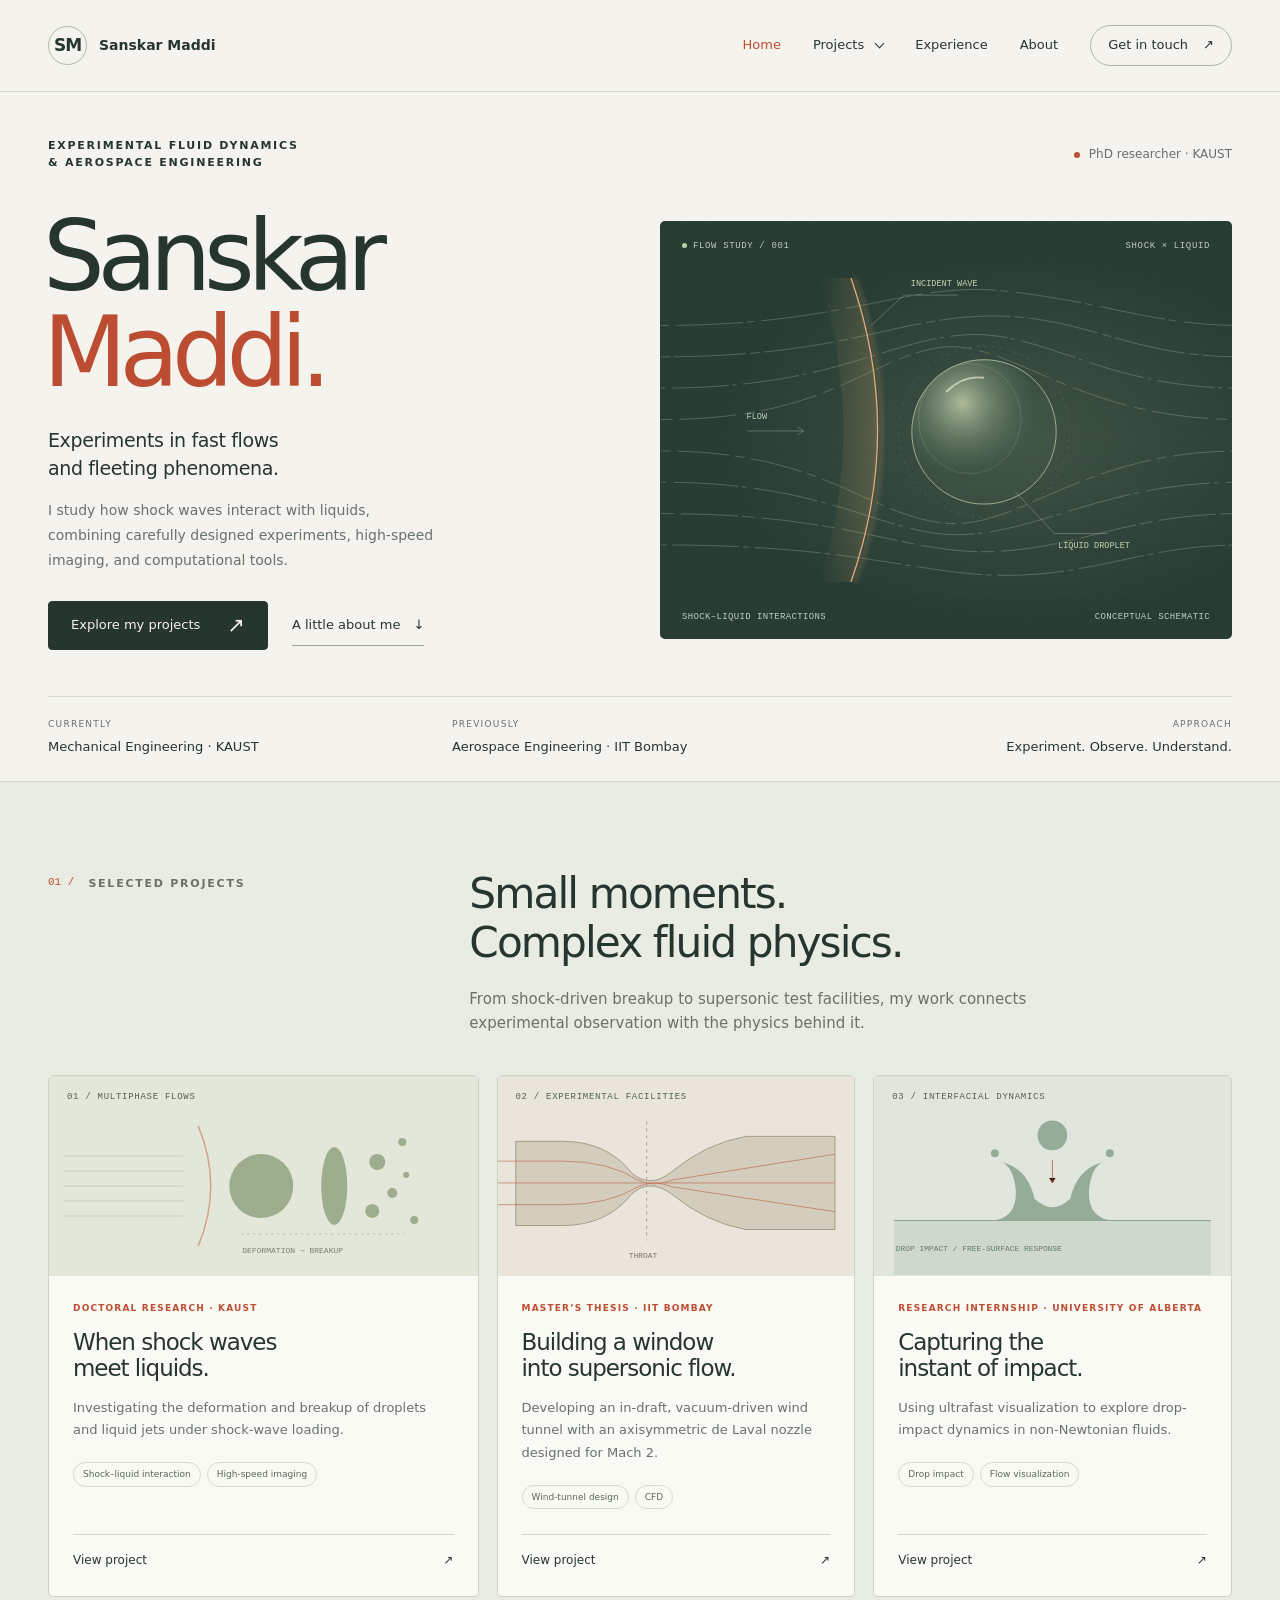
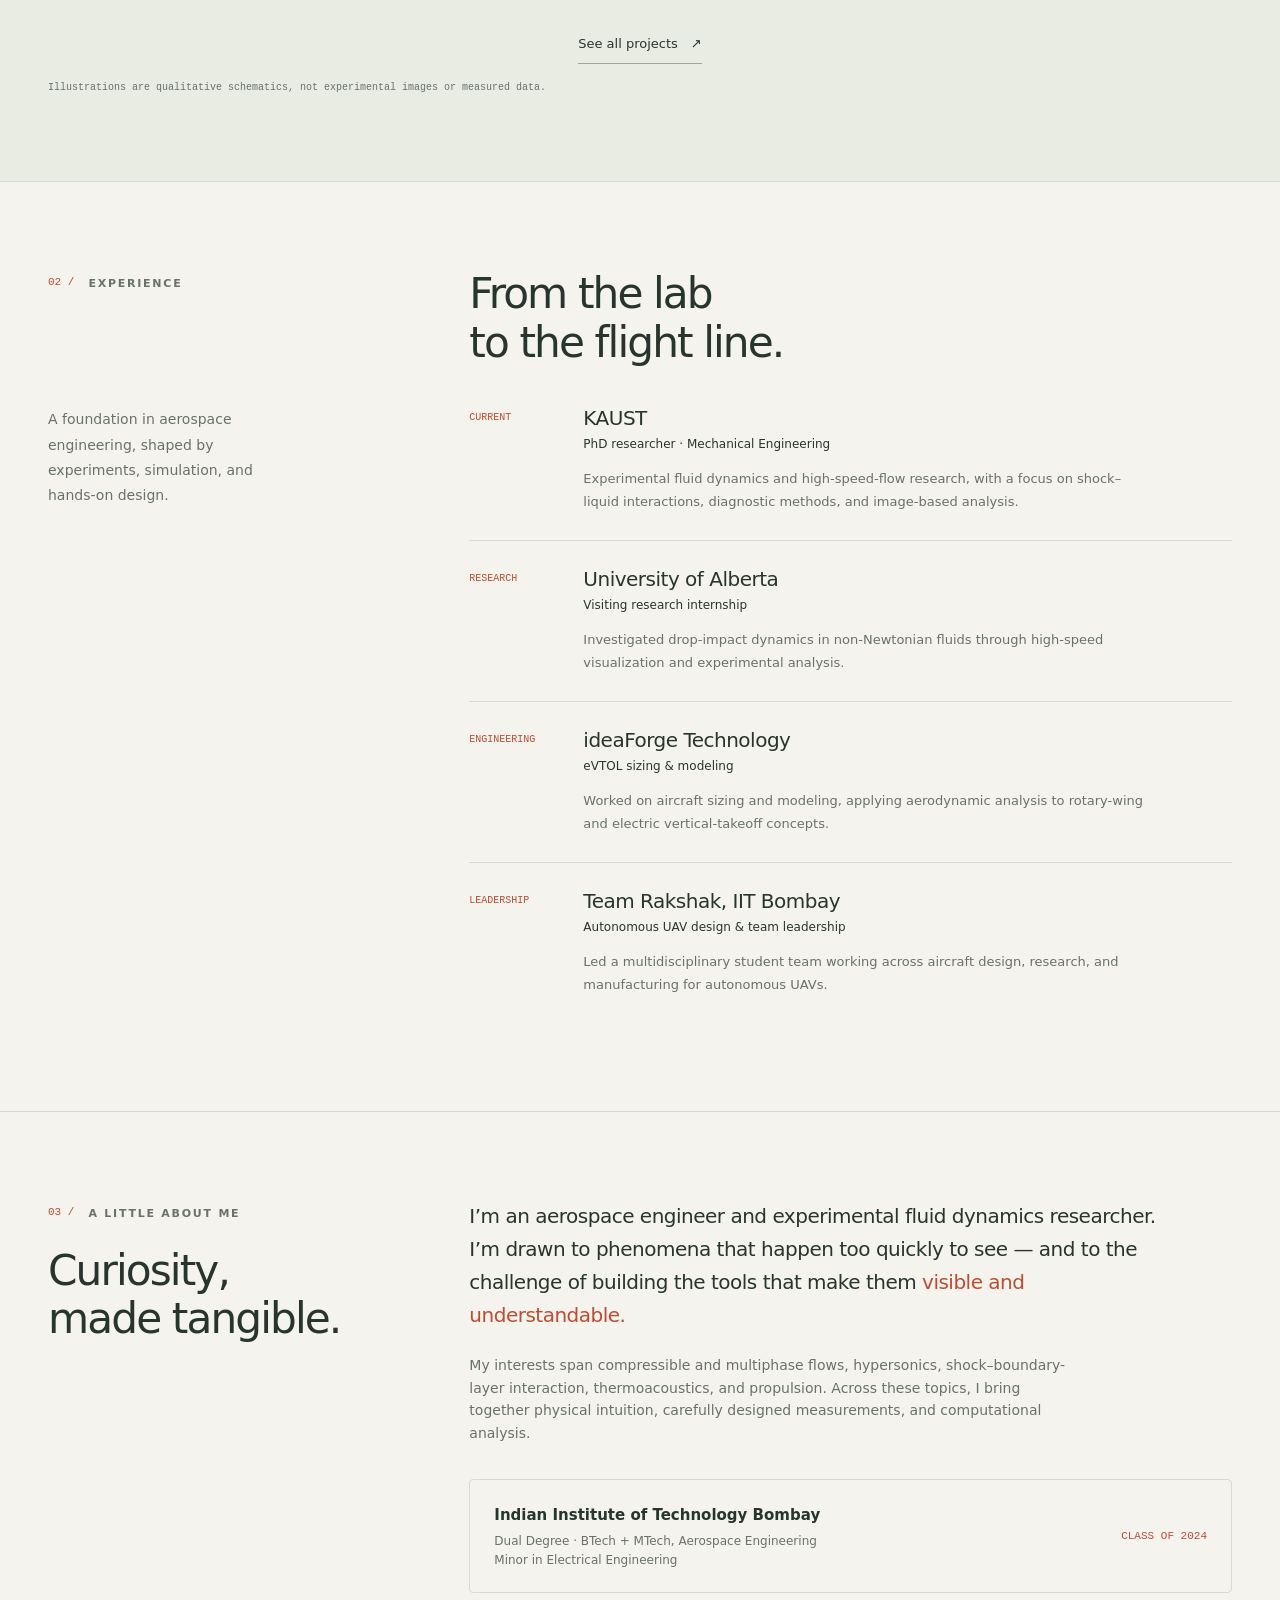
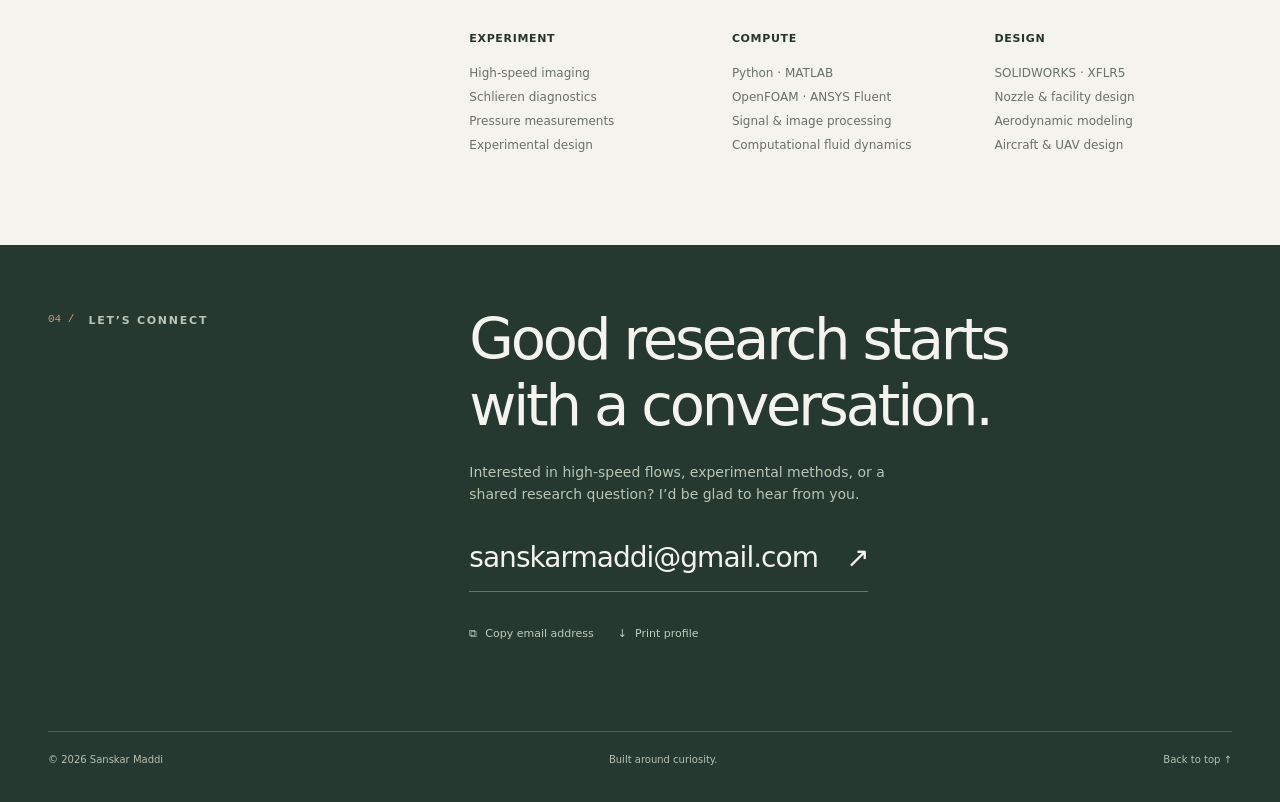
<file: index.html>
<!DOCTYPE html>
<html lang="en">
<head>
  <meta charset="UTF-8"><meta name="viewport" content="width=device-width, initial-scale=1">
  <title>Sanskar Maddi — Experimental Fluid Dynamics</title>
  <meta name="description" content="Sanskar Maddi, PhD researcher at KAUST. Exploring shock–liquid interactions, high-speed flows, and experimental aerodynamics.">
  <meta name="theme-color" content="#f5f3ed">
  <meta name="author" content="Sanskar Maddi">
  <meta property="og:type" content="website">
  <meta property="og:site_name" content="Sanskar Maddi">
  <meta property="og:title" content="Sanskar Maddi — Experimental Fluid Dynamics">
  <meta property="og:description" content="Sanskar Maddi, PhD researcher at KAUST. Exploring shock–liquid interactions, high-speed flows, and experimental aerodynamics.">
  <link rel="icon" type="image/svg+xml" href="assets/favicon.svg">
  <link rel="stylesheet" href="assets/styles.css?v=20261028-theme">
</head>
<body id="top">
  <a class="skip" href="#main">Skip to content</a>
<header>
<div class="wrap header-inner"><a class="brand" href="index.html" aria-label="Sanskar Maddi, home"><span class="monogram">SM</span>Sanskar Maddi</a><button type="button" class="menu" aria-expanded="false" aria-controls="navigation">Menu +</button>
<nav class="nav" id="navigation" aria-label="Main navigation"><a href="index.html" aria-current="page">Home</a>
<details class="project-menu">
<summary>Projects</summary>
<div class="project-dropdown"><a href="projects.html">All projects</a><a href="projects/shock-liquid-interactions.html">Shock–liquid interactions</a><a href="projects/supersonic-wind-tunnel.html">Supersonic wind tunnel</a><a href="projects/droplet-impact.html">Droplet impact dynamics</a>
</div>
</details><a href="index.html#experience">Experience</a><a href="index.html#about">About</a><a href="index.html#contact" class="contact-link">Get in touch <span aria-hidden="true">↗</span></a>
</nav>
</div>
</header>
<main id="main">
<section class="hero wrap" aria-labelledby="profile-name">
<div class="hero-top"><span class="eyebrow">Experimental fluid dynamics<br>& aerospace engineering</span><span class="status"><span class="dot"></span>PhD researcher · KAUST</span>
</div>
<div class="hero-grid">
<div>
<h1 id="profile-name">Sanskar<br><span>Maddi.</span>
</h1>
<p class="hero-subtitle">Experiments in fast flows<br>and fleeting phenomena.</p>
<p class="hero-copy">I study how shock waves interact with liquids, combining carefully designed experiments, high-speed imaging, and computational tools.</p>
<div class="hero-actions"><a class="button" href="projects.html">Explore my projects <span class="arrow" aria-hidden="true">↗</span></a><a class="text-link" href="#about">A little about me <span aria-hidden="true">↓</span></a>
</div>
</div>
<figure class="flow-art" style="margin:0" aria-label="Conceptual illustration of a shock wave approaching a liquid droplet">
<div class="art-top"><span><i></i>FLOW STUDY / 001</span><span>SHOCK × LIQUID</span>
</div>
<svg viewBox="0 0 560 440" role="img" aria-label="Flow lines bending around a droplet, with a warm-colored incident wave"><defs><pattern id="grid" width="28" height="28" patternUnits="userSpaceOnUse"><path d="M28 0H0V28" fill="none" stroke="#b2c09f" stroke-opacity=".08" stroke-width=".6"/></pattern><radialGradient id="drop" cx="35%" cy="30%"><stop stop-color="#cbd6b1" stop-opacity=".8"/><stop offset=".45" stop-color="#93a889" stop-opacity=".5"/><stop offset="1" stop-color="#59765b" stop-opacity=".12"/></radialGradient><linearGradient id="wave"><stop stop-color="#e3ad75" stop-opacity="0"/><stop offset="1" stop-color="#e3ad75" stop-opacity=".22"/></linearGradient><filter id="glow"><feGaussianBlur stdDeviation="3"/></filter></defs><rect width="560" height="440" fill="url(#grid)"/>
        <g stroke="#b6c79d" stroke-width=".7" opacity=".47" fill="none"><path class="flow-line" stroke-dasharray="8 8 70 4" d="M-20 110C180 110 240 62 345 74S500 110 590 110"/><path class="flow-line" stroke-dasharray="10 4 75 5" d="M-20 143C172 143 225 102 324 100S472 143 590 143"/><path class="flow-line" stroke-dasharray="4 7 60 4" d="M-20 176C158 176 213 127 297 120S444 176 590 176"/><path class="flow-line" stroke-dasharray="12 7 60 8" d="M-20 209C152 209 192 149 268 134S411 209 590 209"/><path class="flow-line" stroke-dasharray="10 7 55 6" d="M-20 242C151 242 198 310 278 318S421 242 590 242"/><path class="flow-line" stroke-dasharray="5 8 68 4" d="M-20 275C164 275 216 334 300 330S450 275 590 275"/><path class="flow-line" stroke-dasharray="14 7 60 4" d="M-20 308C179 308 237 351 328 348S474 308 590 308"/><path class="flow-line" stroke-dasharray="6 6 70 4" d="M-20 341C192 341 254 374 347 373S493 341 590 341"/></g>
        <path d="M146 60Q198 220 146 380H180Q236 220 180 60Z" fill="url(#wave)"/><path d="M180 60Q236 220 180 380" fill="none" stroke="#e7ae7e" stroke-width="1.3"/><path d="M184 60Q240 220 184 380" fill="none" stroke="#e7ae7e" stroke-width="4" opacity=".25" filter="url(#glow)"/>
        <circle cx="320" cy="222" r="76" fill="url(#drop)" stroke="#cedbb5" stroke-opacity=".7"/><ellipse cx="305" cy="208" rx="54" ry="58" fill="none" stroke="#c9d6b2" stroke-opacity=".18"/><path d="M280 180Q298 162 320 165" stroke="#e6ebd4" stroke-width="2" opacity=".65" fill="none"/><circle cx="320" cy="222" r="90" fill="none" stroke="#bfcea7" stroke-opacity=".2" stroke-dasharray="2 6"/>
        <g stroke="#d3dcc4" stroke-opacity=".55" stroke-width=".6" fill="none"><path d="M353 285L394 329H450"/><path d="M201 110L236 78H292"/><path d="M71 221H130M124 217L130 221L124 225"/></g><g fill="#c3d0b6" font-family="monospace" font-size="9"><text x="398" y="344">LIQUID DROPLET</text><text x="243" y="68">INCIDENT WAVE</text><text x="70" y="208">FLOW</text></g>
</svg>
<figcaption class="art-bottom"><span>SHOCK–LIQUID INTERACTIONS</span><span>CONCEPTUAL SCHEMATIC</span>
</figcaption>
</figure>
</div>
<div class="hero-foot">
<div><small>Currently</small><span>Mechanical Engineering · KAUST</span>
</div>
<div><small>Previously</small><span>Aerospace Engineering · IIT Bombay</span>
</div>
<div><small>Approach</small><span>Experiment. Observe. Understand.</span>
</div>
</div>
</section>
<section class="section research" id="research" aria-labelledby="research-title">
<div class="wrap">
<div class="section-top">
<div class="section-label"><span class="n">01 /</span><span class="eyebrow">Selected projects</span>
</div>
<div>
<h2 id="research-title">Small moments.<br>Complex fluid physics.</h2>
<p class="section-intro">From shock-driven breakup to supersonic test facilities, my work connects experimental observation with the physics behind it.</p>
</div>
</div>
<div class="research-grid">
<article class="research-card"><a class="visual-link" href="projects/shock-liquid-interactions.html" aria-label="Explore Shock–liquid interactions">
<div class="research-visual"><span class="visual-label">01 / MULTIPHASE FLOWS</span>
<svg viewBox="0 0 400 200" aria-hidden="true"><g stroke="#8d9e80" stroke-width=".7" opacity=".45"><path d="M0 80H120M0 95H120M0 110H120M0 125H120M0 140H120"/><path d="M135 50Q160 110 135 170" fill="none" stroke="#bd4d32" stroke-width="1.5"/></g><circle cx="198" cy="110" r="32" fill="#9dad8d"/><ellipse cx="271" cy="110" rx="13" ry="39" fill="#9dad8d"/><g fill="#9dad8d"><circle cx="314" cy="86" r="8"/><circle cx="329" cy="117" r="5"/><circle cx="309" cy="135" r="7"/><circle cx="343" cy="99" r="3"/><circle cx="351" cy="144" r="4"/><circle cx="339" cy="66" r="4"/></g><path d="M178 158H341" stroke="#a7b29c" stroke-dasharray="2 4"/><text x="179" y="177" fill="#75816c" font-family="monospace" font-size="8">DEFORMATION → BREAKUP</text>
</svg>
</div></a>
<div class="card-body"><span class="card-kicker">Doctoral research · KAUST</span>
<h3><a href="projects/shock-liquid-interactions.html">When shock waves<br>meet liquids.</a>
</h3>
<p>Investigating the deformation and breakup of droplets and liquid jets under shock-wave loading.</p>
<div class="tags"><span class="tag">Shock–liquid interaction</span><span class="tag">High-speed imaging</span>
</div><a class="project-link" href="projects/shock-liquid-interactions.html">View project <span aria-hidden="true">↗</span></a>
</div>
</article>
<article class="research-card"><a class="visual-link" href="projects/supersonic-wind-tunnel.html" aria-label="Explore Supersonic wind tunnel">
<div class="research-visual"><span class="visual-label">02 / EXPERIMENTAL FACILITIES</span>
<svg viewBox="0 0 360 200" aria-hidden="true"><path d="M18 65H65Q110 65 135 97Q153 113 175 96Q210 67 250 60H340V154H250Q210 147 175 118Q153 102 135 118Q110 150 65 150H18Z" fill="#d4cdbd" stroke="#a39b87" stroke-width="1"/><g fill="none" stroke="#b5573b" stroke-width=".8" opacity=".7"><path d="M0 85H65Q112 85 141 104Q156 112 176 104L340 78"/><path d="M0 107H340"/><path d="M0 129H65Q112 129 141 111Q156 103 176 111L340 136"/></g><path d="M150 45V165" stroke="#a8a08d" stroke-dasharray="3 4"/><text x="132" y="183" fill="#807762" font-family="monospace" font-size="8">THROAT</text>
</svg>
</div></a>
<div class="card-body"><span class="card-kicker">Master’s thesis · IIT Bombay</span>
<h3><a href="projects/supersonic-wind-tunnel.html">Building a window<br>into supersonic flow.</a>
</h3>
<p>Developing an in-draft, vacuum-driven wind tunnel with an axisymmetric de Laval nozzle designed for Mach 2.</p>
<div class="tags"><span class="tag">Wind-tunnel design</span><span class="tag">CFD</span>
</div><a class="project-link" href="projects/supersonic-wind-tunnel.html">View project <span aria-hidden="true">↗</span></a>
</div>
</article>
<article class="research-card"><a class="visual-link" href="projects/droplet-impact.html" aria-label="Explore Droplet impact dynamics">
<div class="research-visual"><span class="visual-label">03 / INTERFACIAL DYNAMICS</span>
<svg viewBox="0 0 360 200" aria-hidden="true"><path d="M20 145H340" stroke="#869d89"/><path d="M20 146H340V200H20Z" fill="#bdcbbb" opacity=".5"/><path d="M120 145Q145 142 143 113Q140 90 129 86Q155 92 162 123Q180 140 198 123Q205 92 231 86Q220 90 217 113Q215 142 240 145" fill="#95ac98"/><circle cx="180" cy="59" r="15" fill="#95ac98"/><circle cx="122" cy="77" r="4" fill="#95ac98"/><circle cx="238" cy="77" r="4" fill="#95ac98"/><path d="M180 84V107M177 102L180 107L183 102" stroke="#b5573b" stroke-width=".8"/><text x="22" y="176" fill="#647d6a" font-family="monospace" font-size="8">DROP IMPACT / FREE-SURFACE RESPONSE</text>
</svg>
</div></a>
<div class="card-body"><span class="card-kicker">Research internship · University of Alberta</span>
<h3><a href="projects/droplet-impact.html">Capturing the<br>instant of impact.</a>
</h3>
<p>Using ultrafast visualization to explore drop-impact dynamics in non-Newtonian fluids.</p>
<div class="tags"><span class="tag">Drop impact</span><span class="tag">Flow visualization</span>
</div><a class="project-link" href="projects/droplet-impact.html">View project <span aria-hidden="true">↗</span></a>
</div>
</article>
</div>
<div class="overview-link"><a class="text-link" href="projects.html">See all projects <span aria-hidden="true">↗</span></a>
</div>
<p class="research-note">Illustrations are qualitative schematics, not experimental images or measured data.</p>
</div>
</section>
<section class="section" id="experience" aria-labelledby="experience-title">
<div class="wrap">
<div class="section-top">
<div class="section-label"><span class="n">02 /</span><span class="eyebrow">Experience</span>
</div>
<h2 id="experience-title">From the lab<br>to the flight line.</h2>
</div>
<div class="experience-grid">
<p class="side-note">A foundation in aerospace engineering, shaped by experiments, simulation, and hands-on design.</p>
<div>
<article class="experience-row"><span class="experience-period">CURRENT</span>
<div>
<h3>KAUST</h3>
<p class="experience-role">PhD researcher · Mechanical Engineering</p>
<p>Experimental fluid dynamics and high-speed-flow research, with a focus on shock–liquid interactions, diagnostic methods, and image-based analysis.</p>
</div>
</article>
<article class="experience-row"><span class="experience-period">RESEARCH</span>
<div>
<h3>University of Alberta</h3>
<p class="experience-role">Visiting research internship</p>
<p>Investigated drop-impact dynamics in non-Newtonian fluids through high-speed visualization and experimental analysis.</p>
</div>
</article>
<article class="experience-row"><span class="experience-period">ENGINEERING</span>
<div>
<h3>ideaForge Technology</h3>
<p class="experience-role">eVTOL sizing & modeling</p>
<p>Worked on aircraft sizing and modeling, applying aerodynamic analysis to rotary-wing and electric vertical-takeoff concepts.</p>
</div>
</article>
<article class="experience-row"><span class="experience-period">LEADERSHIP</span>
<div>
<h3>Team Rakshak, IIT Bombay</h3>
<p class="experience-role">Autonomous UAV design & team leadership</p>
<p>Led a multidisciplinary student team working across aircraft design, research, and manufacturing for autonomous UAVs.</p>
</div>
</article>
</div>
</div>
</div>
</section>
<section class="section" id="about" aria-labelledby="about-title">
<div class="wrap">
<div class="about-grid">
<div>
<div class="section-label"><span class="n">03 /</span><span class="eyebrow">A little about me</span>
</div>
<h2 id="about-title" style="margin-top:24px">Curiosity,<br>made tangible.</h2>
</div>
<div>
<p class="about-copy">I’m an aerospace engineer and experimental fluid dynamics researcher. I’m drawn to phenomena that happen too quickly to see — and to the challenge of building the tools that make them <em>visible and understandable.</em>
</p>
<p style="margin-top:22px;font-size:14px;max-width:600px">My interests span compressible and multiphase flows, hypersonics, shock–boundary-layer interaction, thermoacoustics, and propulsion. Across these topics, I bring together physical intuition, carefully designed measurements, and computational analysis.</p>
<div class="education">
<div><strong>Indian Institute of Technology Bombay</strong>
<p>Dual Degree · BTech + MTech, Aerospace Engineering<br>Minor in Electrical Engineering</p>
</div><span>CLASS OF 2024</span>
</div>
<div class="toolkit">
<div>
<h3>Experiment</h3>
<p>High-speed imaging<br>Schlieren diagnostics<br>Pressure measurements<br>Experimental design</p>
</div>
<div>
<h3>Compute</h3>
<p>Python · MATLAB<br>OpenFOAM · ANSYS Fluent<br>Signal & image processing<br>Computational fluid dynamics</p>
</div>
<div>
<h3>Design</h3>
<p>SOLIDWORKS · XFLR5<br>Nozzle & facility design<br>Aerodynamic modeling<br>Aircraft & UAV design</p>
</div>
</div>
</div>
</div>
</div>
</section>
<section class="contact" id="contact" aria-labelledby="contact-title">
<div class="wrap">
<div class="contact-grid">
<div class="section-label"><span class="n">04 /</span><span class="eyebrow">Let’s connect</span>
</div>
<div>
<h2 id="contact-title">Good research starts<br>with a conversation.</h2>
<p>Interested in high-speed flows, experimental methods, or a shared research question? I’d be glad to hear from you.</p><a class="email" href="mailto:sanskarmaddi@gmail.com">sanskarmaddi@gmail.com <span aria-hidden="true">↗</span></a>
<div class="contact-actions"><button class="copy" id="copy-email" type="button"><span aria-hidden="true">⧉</span> Copy email address</button><button class="copy" id="print-profile" type="button"><span aria-hidden="true">↓</span> Print profile</button>
</div>
<div class="copy-status" id="copy-status" role="status" aria-live="polite">
</div>
</div>
</div>
<footer class="footer"><span>© <span id="year">2026</span> Sanskar Maddi</span><span>Built around curiosity.</span><a href="#top">Back to top ↑</a>
</footer>
</div>
</section>
</main>
<script src="assets/app.js" defer>
</script>
</body>
</html>
</file>
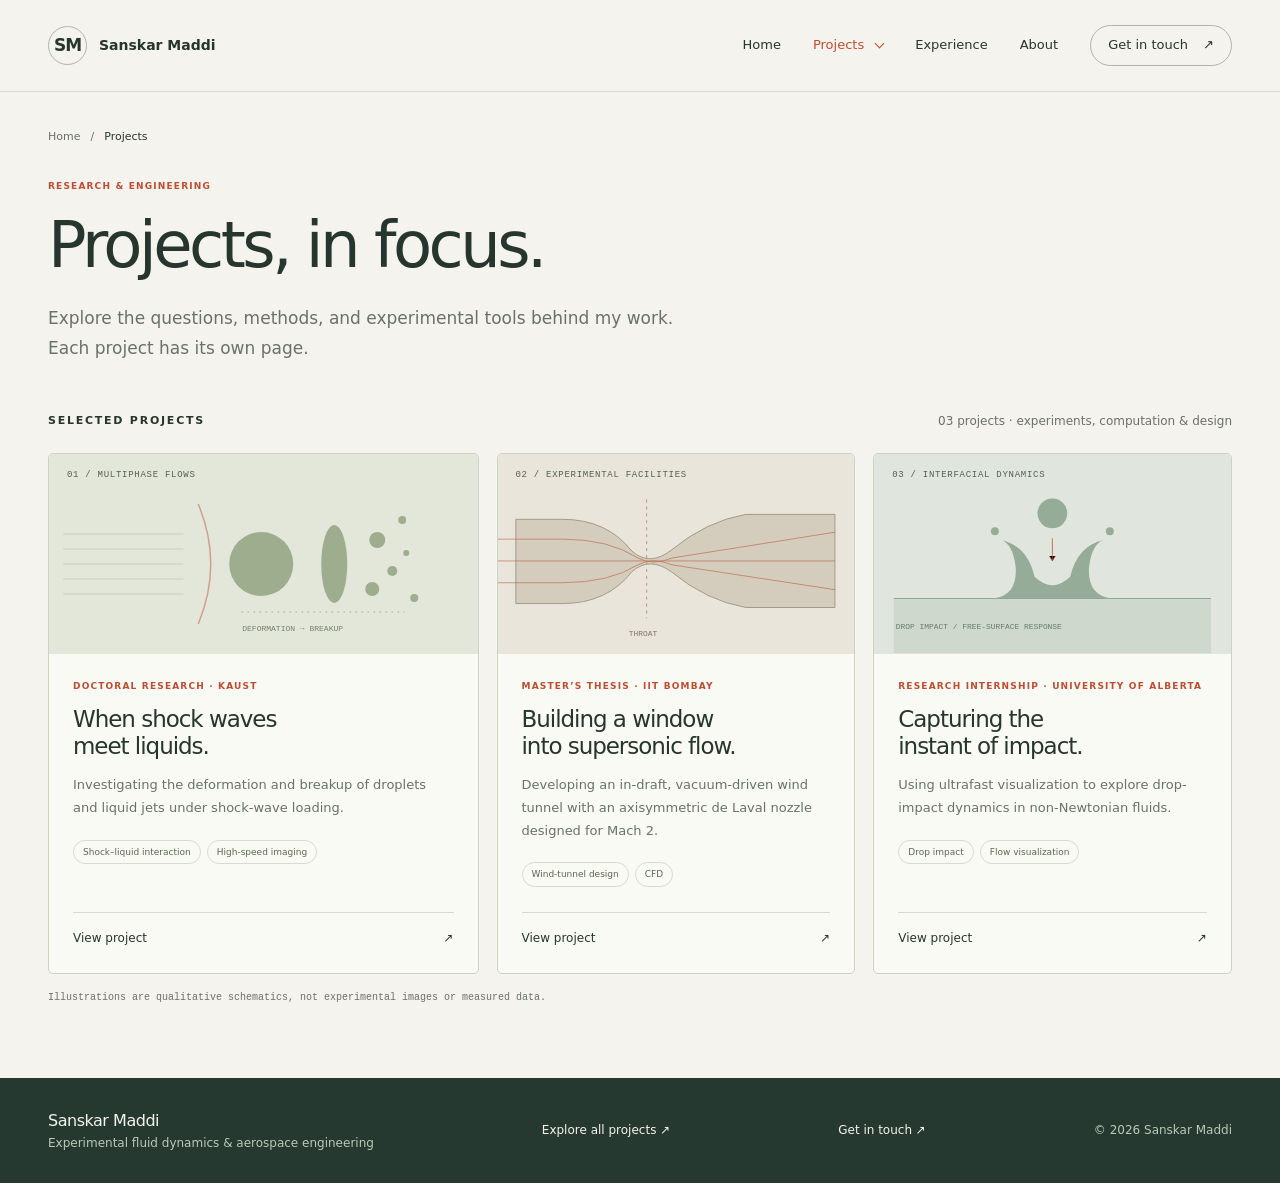
<file: projects.html>
<!DOCTYPE html>
<html lang="en">
<head>
  <meta charset="UTF-8"><meta name="viewport" content="width=device-width, initial-scale=1">
  <title>Projects — Sanskar Maddi</title>
  <meta name="description" content="Explore Sanskar Maddi’s research projects in shock–liquid interactions, supersonic facilities, and droplet-impact dynamics.">
  <meta name="theme-color" content="#f5f3ed">
  <meta name="author" content="Sanskar Maddi">
  <meta property="og:type" content="website">
  <meta property="og:site_name" content="Sanskar Maddi">
  <meta property="og:title" content="Projects — Sanskar Maddi">
  <meta property="og:description" content="Explore Sanskar Maddi’s research projects in shock–liquid interactions, supersonic facilities, and droplet-impact dynamics.">
  <link rel="icon" type="image/svg+xml" href="assets/favicon.svg">
  
<link rel="stylesheet" href="assets/styles.css?v=20261028-theme">
</head>
<body id="top"><a class="skip" href="#main">Skip to content</a>
<header>
<div class="wrap header-inner"><a class="brand" href="index.html" aria-label="Sanskar Maddi, home"><span class="monogram">SM</span>Sanskar Maddi</a><button type="button" class="menu" aria-expanded="false" aria-controls="navigation">Menu +</button>
<nav class="nav" id="navigation" aria-label="Main navigation"><a href="index.html">Home</a>
<details class="project-menu">
<summary class="current">Projects</summary>
<div class="project-dropdown"><a href="projects.html" aria-current="page">All projects</a><a href="projects/shock-liquid-interactions.html">Shock–liquid interactions</a><a href="projects/supersonic-wind-tunnel.html">Supersonic wind tunnel</a><a href="projects/droplet-impact.html">Droplet impact dynamics</a>
</div>
</details><a href="index.html#experience">Experience</a><a href="index.html#about">About</a><a href="index.html#contact" class="contact-link">Get in touch <span aria-hidden="true">↗</span></a>
</nav>
</div>
</header>
<main id="main">
<div class="wrap">
<section class="page-heading">
<nav class="breadcrumbs" aria-label="Breadcrumb"><a href="index.html">Home</a><span aria-hidden="true">/</span><span aria-current="page">Projects</span>
</nav><span class="card-kicker">Research &amp; engineering</span>
<h1>Projects, in focus.</h1>
<p class="lead">Explore the questions, methods, and experimental tools behind my work. Each project has its own page.</p>
</section>
<section class="projects-index" aria-label="All projects">
<div class="index-header"><span class="eyebrow">Selected projects</span>
<p>03 projects · experiments, computation &amp; design</p>
</div>
<div class="research-grid">
<article class="research-card"><a class="visual-link" href="projects/shock-liquid-interactions.html" aria-label="Explore Shock–liquid interactions">
<div class="research-visual"><span class="visual-label">01 / MULTIPHASE FLOWS</span>
<svg viewBox="0 0 400 200" aria-hidden="true"><g stroke="#8d9e80" stroke-width=".7" opacity=".45"><path d="M0 80H120M0 95H120M0 110H120M0 125H120M0 140H120"/><path d="M135 50Q160 110 135 170" fill="none" stroke="#bd4d32" stroke-width="1.5"/></g><circle cx="198" cy="110" r="32" fill="#9dad8d"/><ellipse cx="271" cy="110" rx="13" ry="39" fill="#9dad8d"/><g fill="#9dad8d"><circle cx="314" cy="86" r="8"/><circle cx="329" cy="117" r="5"/><circle cx="309" cy="135" r="7"/><circle cx="343" cy="99" r="3"/><circle cx="351" cy="144" r="4"/><circle cx="339" cy="66" r="4"/></g><path d="M178 158H341" stroke="#a7b29c" stroke-dasharray="2 4"/><text x="179" y="177" fill="#75816c" font-family="monospace" font-size="8">DEFORMATION → BREAKUP</text>
</svg>
</div></a>
<div class="card-body"><span class="card-kicker">Doctoral research · KAUST</span>
<h3><a href="projects/shock-liquid-interactions.html">When shock waves<br>meet liquids.</a>
</h3>
<p>Investigating the deformation and breakup of droplets and liquid jets under shock-wave loading.</p>
<div class="tags"><span class="tag">Shock–liquid interaction</span><span class="tag">High-speed imaging</span>
</div><a class="project-link" href="projects/shock-liquid-interactions.html">View project <span aria-hidden="true">↗</span></a>
</div>
</article>
<article class="research-card"><a class="visual-link" href="projects/supersonic-wind-tunnel.html" aria-label="Explore Supersonic wind tunnel">
<div class="research-visual"><span class="visual-label">02 / EXPERIMENTAL FACILITIES</span>
<svg viewBox="0 0 360 200" aria-hidden="true"><path d="M18 65H65Q110 65 135 97Q153 113 175 96Q210 67 250 60H340V154H250Q210 147 175 118Q153 102 135 118Q110 150 65 150H18Z" fill="#d4cdbd" stroke="#a39b87" stroke-width="1"/><g fill="none" stroke="#b5573b" stroke-width=".8" opacity=".7"><path d="M0 85H65Q112 85 141 104Q156 112 176 104L340 78"/><path d="M0 107H340"/><path d="M0 129H65Q112 129 141 111Q156 103 176 111L340 136"/></g><path d="M150 45V165" stroke="#a8a08d" stroke-dasharray="3 4"/><text x="132" y="183" fill="#807762" font-family="monospace" font-size="8">THROAT</text>
</svg>
</div></a>
<div class="card-body"><span class="card-kicker">Master’s thesis · IIT Bombay</span>
<h3><a href="projects/supersonic-wind-tunnel.html">Building a window<br>into supersonic flow.</a>
</h3>
<p>Developing an in-draft, vacuum-driven wind tunnel with an axisymmetric de Laval nozzle designed for Mach 2.</p>
<div class="tags"><span class="tag">Wind-tunnel design</span><span class="tag">CFD</span>
</div><a class="project-link" href="projects/supersonic-wind-tunnel.html">View project <span aria-hidden="true">↗</span></a>
</div>
</article>
<article class="research-card"><a class="visual-link" href="projects/droplet-impact.html" aria-label="Explore Droplet impact dynamics">
<div class="research-visual"><span class="visual-label">03 / INTERFACIAL DYNAMICS</span>
<svg viewBox="0 0 360 200" aria-hidden="true"><path d="M20 145H340" stroke="#869d89"/><path d="M20 146H340V200H20Z" fill="#bdcbbb" opacity=".5"/><path d="M120 145Q145 142 143 113Q140 90 129 86Q155 92 162 123Q180 140 198 123Q205 92 231 86Q220 90 217 113Q215 142 240 145" fill="#95ac98"/><circle cx="180" cy="59" r="15" fill="#95ac98"/><circle cx="122" cy="77" r="4" fill="#95ac98"/><circle cx="238" cy="77" r="4" fill="#95ac98"/><path d="M180 84V107M177 102L180 107L183 102" stroke="#b5573b" stroke-width=".8"/><text x="22" y="176" fill="#647d6a" font-family="monospace" font-size="8">DROP IMPACT / FREE-SURFACE RESPONSE</text>
</svg>
</div></a>
<div class="card-body"><span class="card-kicker">Research internship · University of Alberta</span>
<h3><a href="projects/droplet-impact.html">Capturing the<br>instant of impact.</a>
</h3>
<p>Using ultrafast visualization to explore drop-impact dynamics in non-Newtonian fluids.</p>
<div class="tags"><span class="tag">Drop impact</span><span class="tag">Flow visualization</span>
</div><a class="project-link" href="projects/droplet-impact.html">View project <span aria-hidden="true">↗</span></a>
</div>
</article>
</div>
<p class="research-note">Illustrations are qualitative schematics, not experimental images or measured data.</p>
</section>
</div>
</main>
<footer class="site-footer">
<div class="wrap">
<div><span class="footer-brand">Sanskar Maddi</span>
<p>Experimental fluid dynamics &amp; aerospace engineering</p>
</div><a href="projects.html">Explore all projects ↗</a><a href="index.html#contact">Get in touch ↗</a>
<p>© <span id="year">2026</span> Sanskar Maddi</p>
</div>
</footer>
<script src="assets/app.js" defer>
</script>
</body>
</html>
</file>
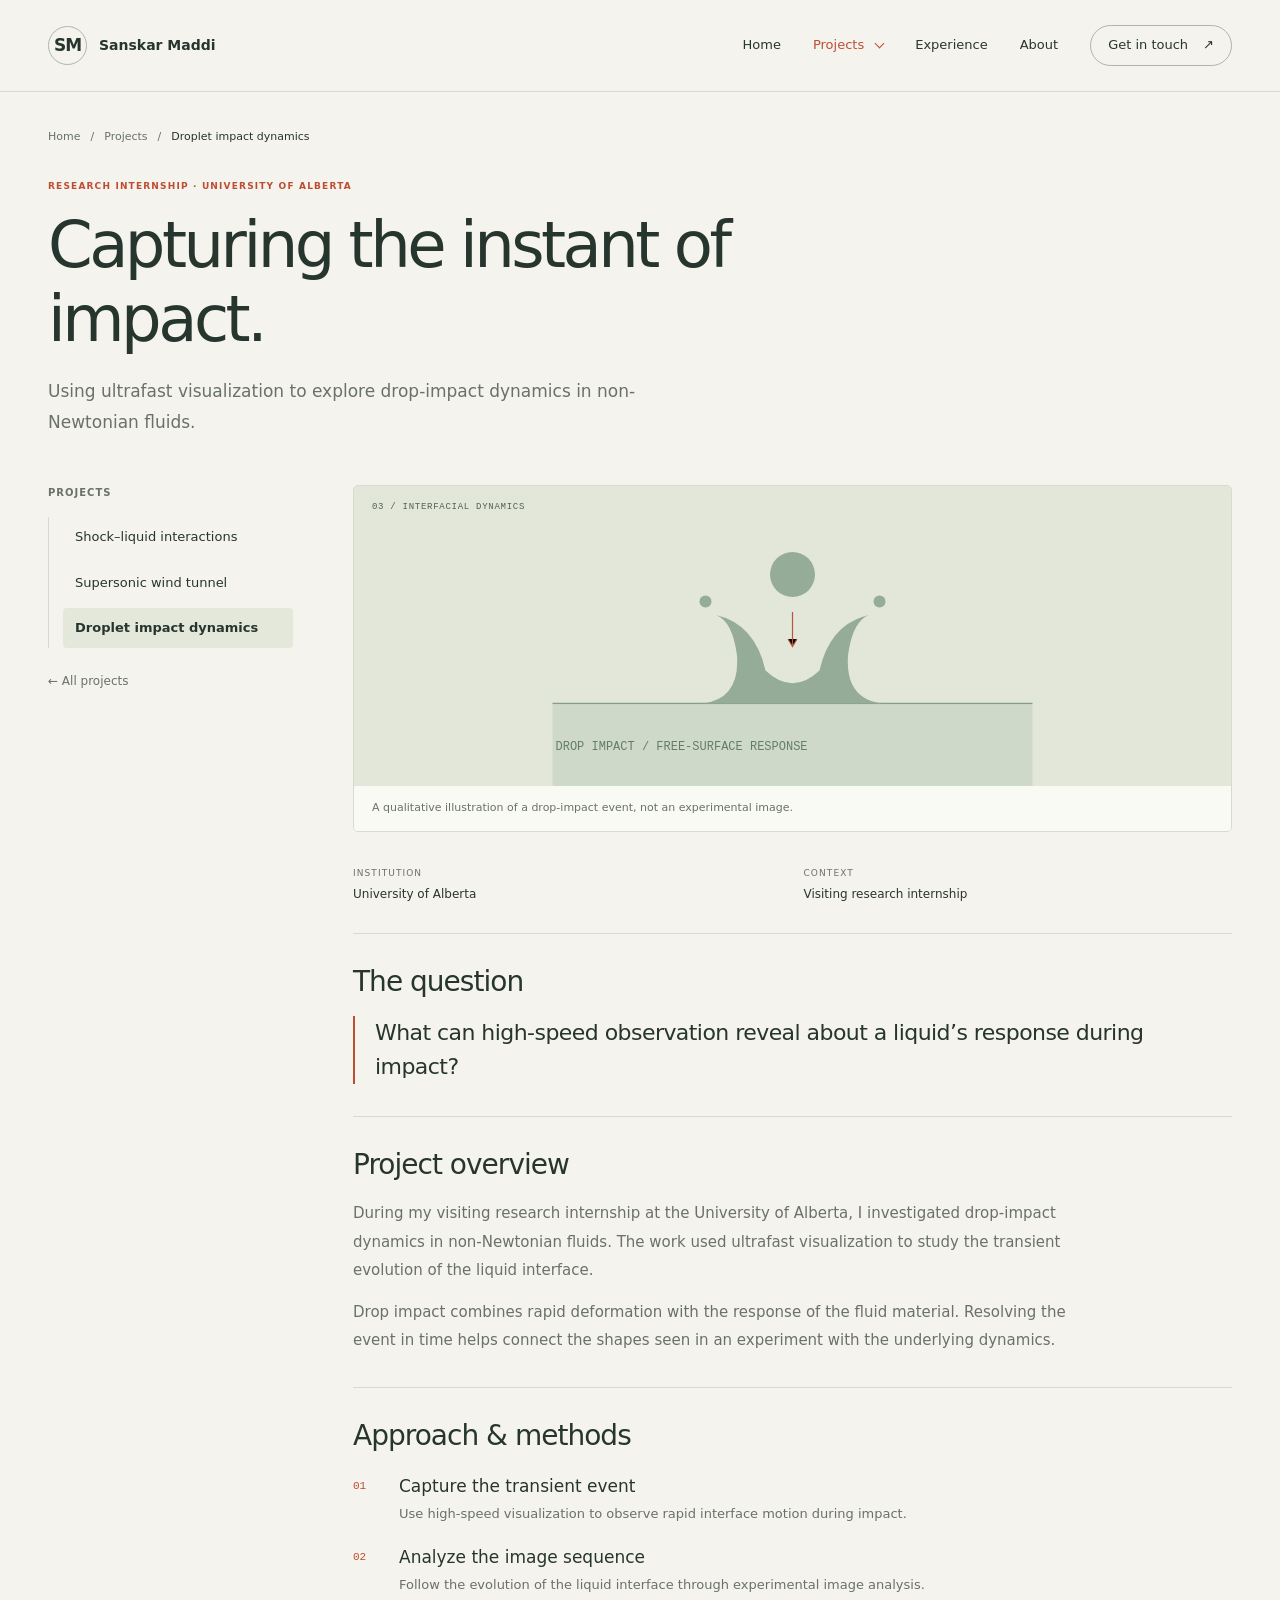
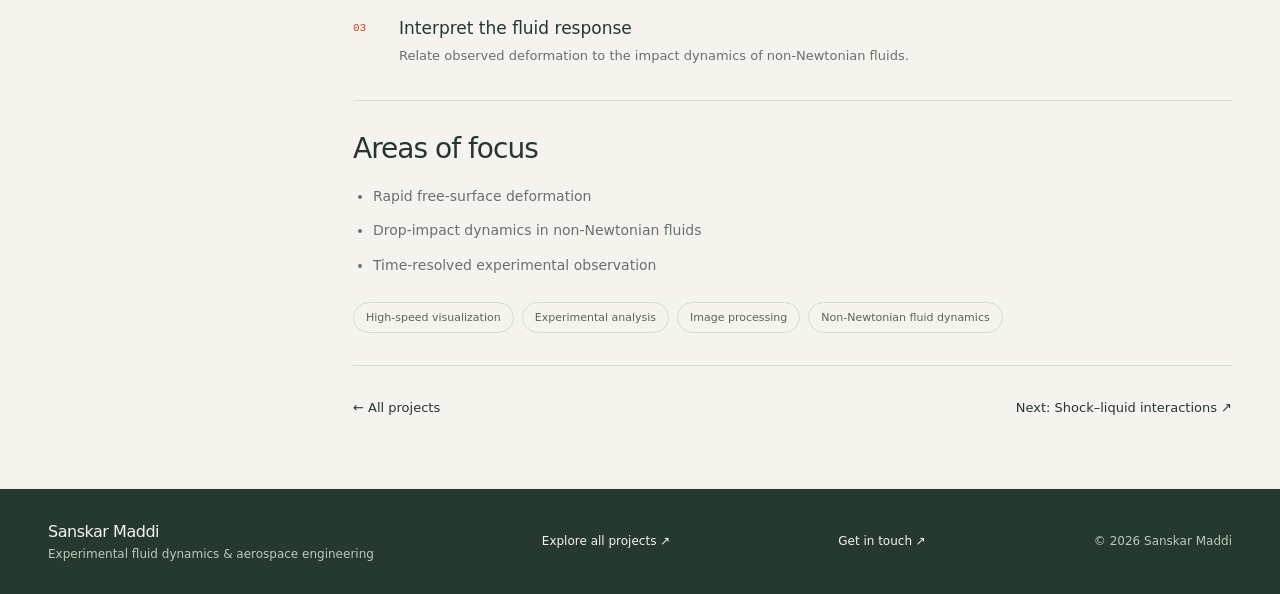
<file: projects/droplet-impact.html>
<!DOCTYPE html>
<html lang="en">
<head>
  <meta charset="UTF-8"><meta name="viewport" content="width=device-width, initial-scale=1">
  <title>Droplet impact dynamics — Sanskar Maddi</title>
  <meta name="description" content="Using ultrafast visualization to explore drop-impact dynamics in non-Newtonian fluids.">
  <meta name="theme-color" content="#f5f3ed">
  <meta name="author" content="Sanskar Maddi">
  <meta property="og:type" content="website">
  <meta property="og:site_name" content="Sanskar Maddi">
  <meta property="og:title" content="Droplet impact dynamics — Sanskar Maddi">
  <meta property="og:description" content="Using ultrafast visualization to explore drop-impact dynamics in non-Newtonian fluids.">
  <link rel="icon" type="image/svg+xml" href="../assets/favicon.svg">
  
<link rel="stylesheet" href="../assets/styles.css?v=20261028-theme">
</head>
<body id="top"><a class="skip" href="#main">Skip to content</a>
<header>
<div class="wrap header-inner"><a class="brand" href="../index.html" aria-label="Sanskar Maddi, home"><span class="monogram">SM</span>Sanskar Maddi</a><button type="button" class="menu" aria-expanded="false" aria-controls="navigation">Menu +</button>
<nav class="nav" id="navigation" aria-label="Main navigation"><a href="../index.html">Home</a>
<details class="project-menu">
<summary class="current">Projects</summary>
<div class="project-dropdown"><a href="../projects.html">All projects</a><a href="../projects/shock-liquid-interactions.html">Shock–liquid interactions</a><a href="../projects/supersonic-wind-tunnel.html">Supersonic wind tunnel</a><a href="../projects/droplet-impact.html" aria-current="page">Droplet impact dynamics</a>
</div>
</details><a href="../index.html#experience">Experience</a><a href="../index.html#about">About</a><a href="../index.html#contact" class="contact-link">Get in touch <span aria-hidden="true">↗</span></a>
</nav>
</div>
</header>
<main id="main">
<div class="wrap">
<section class="page-heading">
<nav class="breadcrumbs" aria-label="Breadcrumb"><a href="../index.html">Home</a><span aria-hidden="true">/</span><a href="../projects.html">Projects</a><span aria-hidden="true">/</span><span aria-current="page">Droplet impact dynamics</span>
</nav><span class="card-kicker">Research internship · University of Alberta</span>
<h1>Capturing the instant of impact.</h1>
<p class="lead">Using ultrafast visualization to explore drop-impact dynamics in non-Newtonian fluids.</p>
</section>
<div class="project-layout">
<aside class="project-sidebar" aria-label="Project navigation">
<p class="sidebar-label">Projects</p>
<nav class="sidebar-links" aria-label="Research projects"><a href="shock-liquid-interactions.html">Shock–liquid interactions</a><a href="supersonic-wind-tunnel.html">Supersonic wind tunnel</a><a href="droplet-impact.html" aria-current="page">Droplet impact dynamics</a>
</nav><a class="sidebar-back" href="../projects.html">← All projects</a>
</aside>
<article class="project-article">
<figure class="project-banner">
<div class="research-visual"><span class="visual-label">03 / INTERFACIAL DYNAMICS</span>
<svg viewBox="0 0 360 200" aria-hidden="true"><path d="M20 145H340" stroke="#869d89"/><path d="M20 146H340V200H20Z" fill="#bdcbbb" opacity=".5"/><path d="M120 145Q145 142 143 113Q140 90 129 86Q155 92 162 123Q180 140 198 123Q205 92 231 86Q220 90 217 113Q215 142 240 145" fill="#95ac98"/><circle cx="180" cy="59" r="15" fill="#95ac98"/><circle cx="122" cy="77" r="4" fill="#95ac98"/><circle cx="238" cy="77" r="4" fill="#95ac98"/><path d="M180 84V107M177 102L180 107L183 102" stroke="#b5573b" stroke-width=".8"/><text x="22" y="176" fill="#647d6a" font-family="monospace" font-size="8">DROP IMPACT / FREE-SURFACE RESPONSE</text>
</svg>
</div>
<figcaption>A qualitative illustration of a drop-impact event, not an experimental image.</figcaption>
</figure>
<div class="project-meta">
<div><small>Institution</small>
<p>University of Alberta</p>
</div>
<div><small>Context</small>
<p>Visiting research internship</p>
</div>
</div>
<section aria-labelledby="question">
<h2 id="question">The question</h2>
<blockquote class="project-question">What can high-speed observation reveal about a liquid’s response during impact?</blockquote>
</section>
<section aria-labelledby="overview">
<h2 id="overview">Project overview</h2>
<p>During my visiting research internship at the University of Alberta, I investigated drop-impact dynamics in non-Newtonian fluids. The work used ultrafast visualization to study the transient evolution of the liquid interface.</p>
<p>Drop impact combines rapid deformation with the response of the fluid material. Resolving the event in time helps connect the shapes seen in an experiment with the underlying dynamics.</p>
</section>
<section aria-labelledby="approach">
<h2 id="approach">Approach &amp; methods</h2>
<div class="approach-grid">
<div class="approach-item"><span>01</span>
<div>
<h3>Capture the transient event</h3>
<p>Use high-speed visualization to observe rapid interface motion during impact.</p>
</div>
</div>
<div class="approach-item"><span>02</span>
<div>
<h3>Analyze the image sequence</h3>
<p>Follow the evolution of the liquid interface through experimental image analysis.</p>
</div>
</div>
<div class="approach-item"><span>03</span>
<div>
<h3>Interpret the fluid response</h3>
<p>Relate observed deformation to the impact dynamics of non-Newtonian fluids.</p>
</div>
</div>
</div>
</section>
<section aria-labelledby="focus">
<h2 id="focus">Areas of focus</h2>
<ul class="focus-list">
<li>Rapid free-surface deformation</li>
<li>Drop-impact dynamics in non-Newtonian fluids</li>
<li>Time-resolved experimental observation</li>
</ul>
<div class="project-tools" aria-label="Methods and tools"><span class="tag">High-speed visualization</span><span class="tag">Experimental analysis</span><span class="tag">Image processing</span><span class="tag">Non-Newtonian fluid dynamics</span>
</div>
</section>
<nav class="project-next" aria-label="More projects"><a href="../projects.html">← All projects</a><a href="shock-liquid-interactions.html">Next: Shock–liquid interactions ↗</a>
</nav>
</article>
</div>
</div>
</main>
<footer class="site-footer">
<div class="wrap">
<div><span class="footer-brand">Sanskar Maddi</span>
<p>Experimental fluid dynamics &amp; aerospace engineering</p>
</div><a href="../projects.html">Explore all projects ↗</a><a href="../index.html#contact">Get in touch ↗</a>
<p>© <span id="year">2026</span> Sanskar Maddi</p>
</div>
</footer>
<script src="../assets/app.js" defer>
</script>
</body>
</html>
</file>
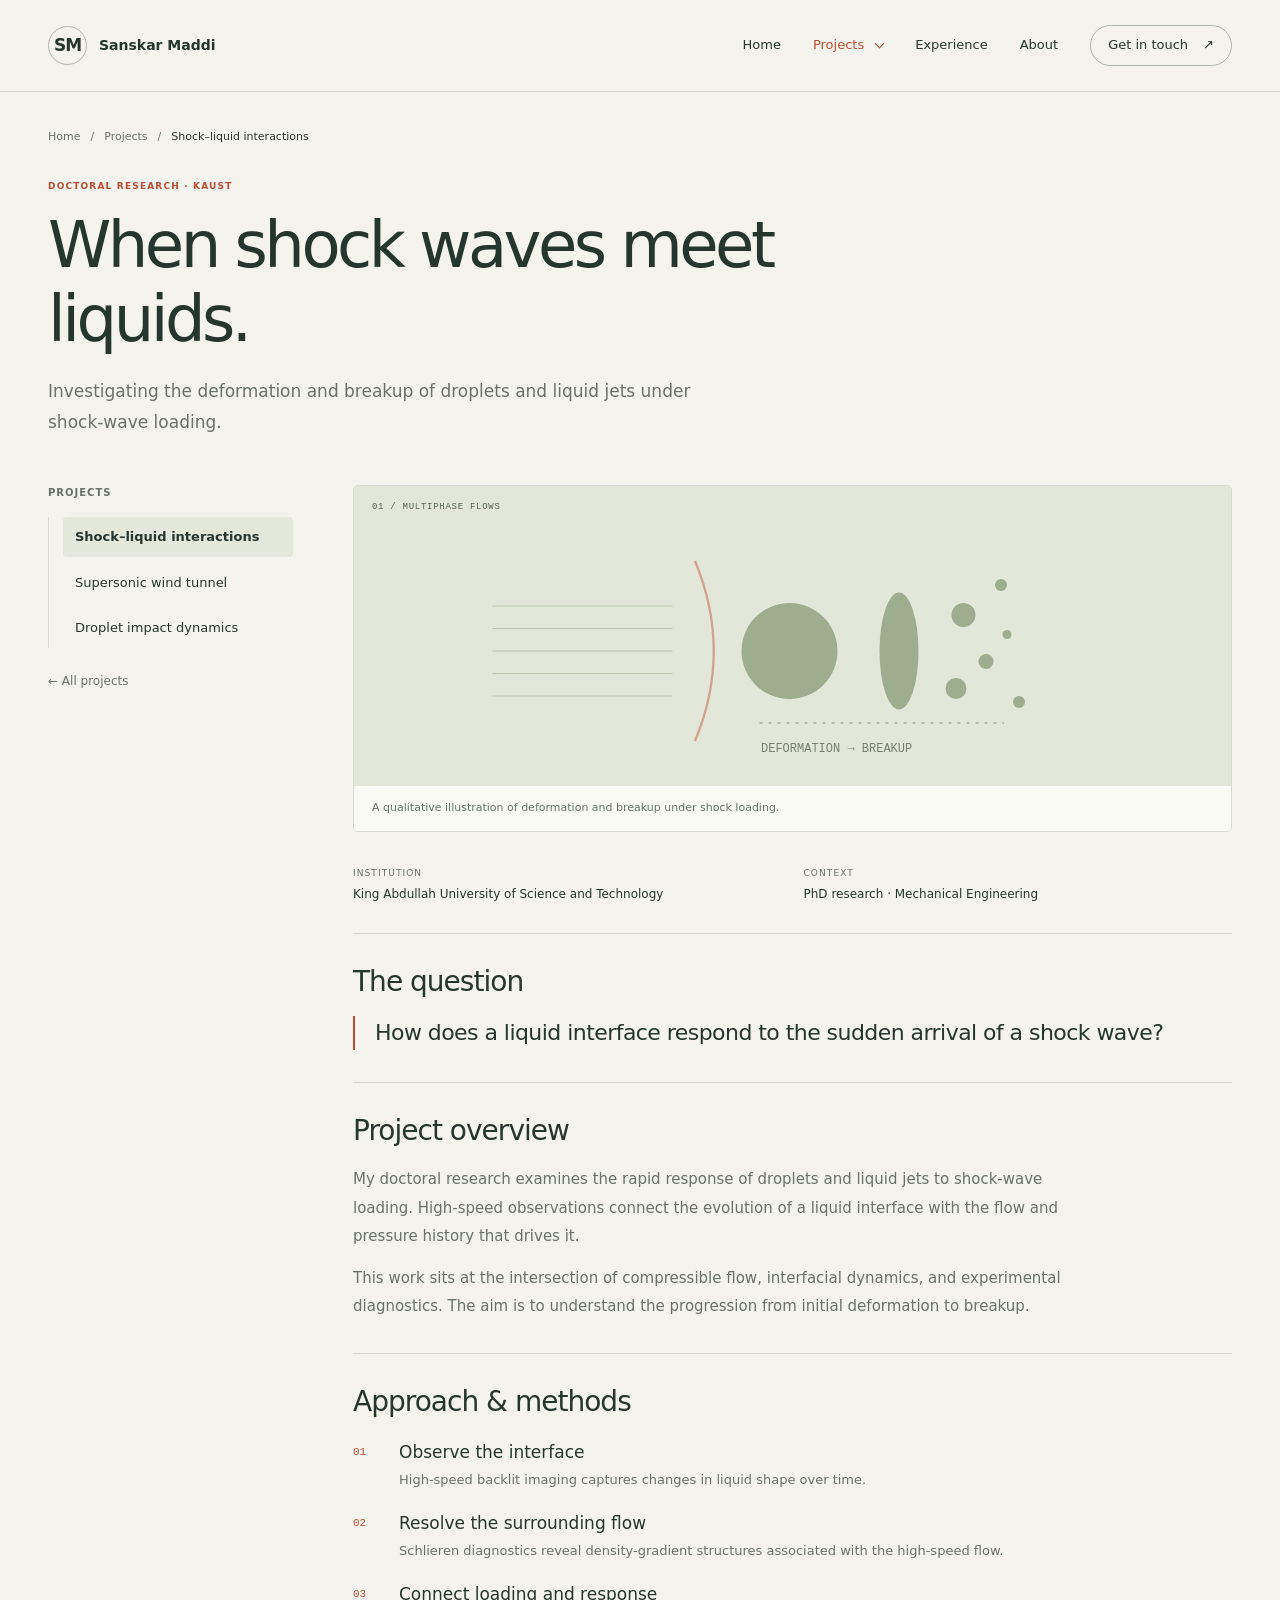
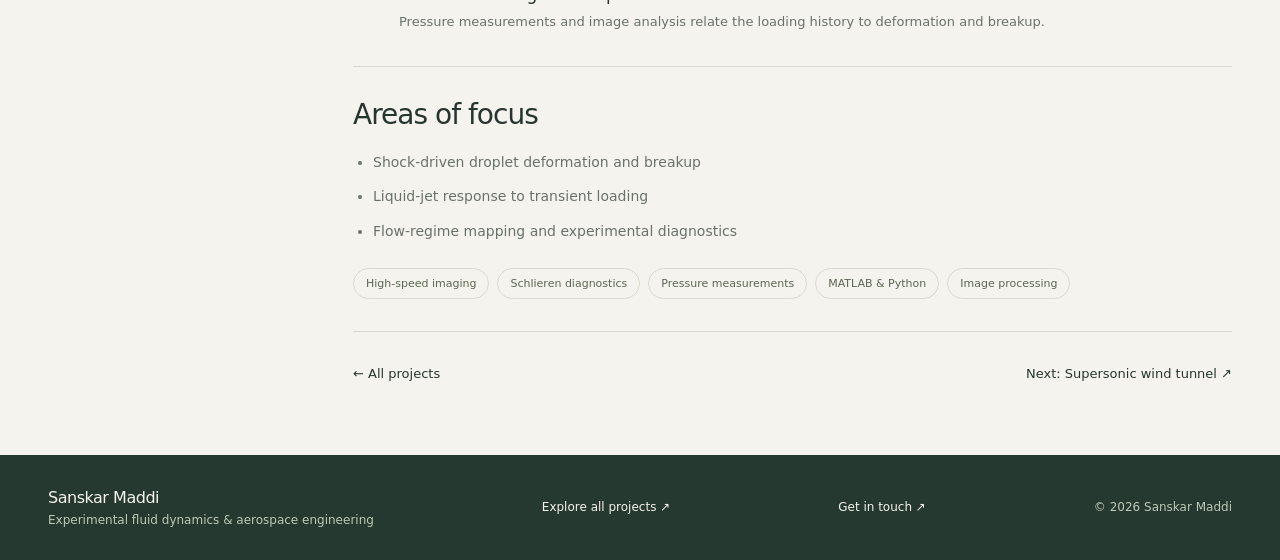
<file: projects/shock-liquid-interactions.html>
<!DOCTYPE html>
<html lang="en">
<head>
  <meta charset="UTF-8"><meta name="viewport" content="width=device-width, initial-scale=1">
  <title>Shock–liquid interactions — Sanskar Maddi</title>
  <meta name="description" content="Investigating the deformation and breakup of droplets and liquid jets under shock-wave loading.">
  <meta name="theme-color" content="#f5f3ed">
  <meta name="author" content="Sanskar Maddi">
  <meta property="og:type" content="website">
  <meta property="og:site_name" content="Sanskar Maddi">
  <meta property="og:title" content="Shock–liquid interactions — Sanskar Maddi">
  <meta property="og:description" content="Investigating the deformation and breakup of droplets and liquid jets under shock-wave loading.">
  <link rel="icon" type="image/svg+xml" href="../assets/favicon.svg">
  
<link rel="stylesheet" href="../assets/styles.css?v=20261028-theme">
</head>
<body id="top"><a class="skip" href="#main">Skip to content</a>
<header>
<div class="wrap header-inner"><a class="brand" href="../index.html" aria-label="Sanskar Maddi, home"><span class="monogram">SM</span>Sanskar Maddi</a><button type="button" class="menu" aria-expanded="false" aria-controls="navigation">Menu +</button>
<nav class="nav" id="navigation" aria-label="Main navigation"><a href="../index.html">Home</a>
<details class="project-menu">
<summary class="current">Projects</summary>
<div class="project-dropdown"><a href="../projects.html">All projects</a><a href="../projects/shock-liquid-interactions.html" aria-current="page">Shock–liquid interactions</a><a href="../projects/supersonic-wind-tunnel.html">Supersonic wind tunnel</a><a href="../projects/droplet-impact.html">Droplet impact dynamics</a>
</div>
</details><a href="../index.html#experience">Experience</a><a href="../index.html#about">About</a><a href="../index.html#contact" class="contact-link">Get in touch <span aria-hidden="true">↗</span></a>
</nav>
</div>
</header>
<main id="main">
<div class="wrap">
<section class="page-heading">
<nav class="breadcrumbs" aria-label="Breadcrumb"><a href="../index.html">Home</a><span aria-hidden="true">/</span><a href="../projects.html">Projects</a><span aria-hidden="true">/</span><span aria-current="page">Shock–liquid interactions</span>
</nav><span class="card-kicker">Doctoral research · KAUST</span>
<h1>When shock waves meet liquids.</h1>
<p class="lead">Investigating the deformation and breakup of droplets and liquid jets under shock-wave loading.</p>
</section>
<div class="project-layout">
<aside class="project-sidebar" aria-label="Project navigation">
<p class="sidebar-label">Projects</p>
<nav class="sidebar-links" aria-label="Research projects"><a href="shock-liquid-interactions.html" aria-current="page">Shock–liquid interactions</a><a href="supersonic-wind-tunnel.html">Supersonic wind tunnel</a><a href="droplet-impact.html">Droplet impact dynamics</a>
</nav><a class="sidebar-back" href="../projects.html">← All projects</a>
</aside>
<article class="project-article">
<figure class="project-banner">
<div class="research-visual"><span class="visual-label">01 / MULTIPHASE FLOWS</span>
<svg viewBox="0 0 400 200" aria-hidden="true"><g stroke="#8d9e80" stroke-width=".7" opacity=".45"><path d="M0 80H120M0 95H120M0 110H120M0 125H120M0 140H120"/><path d="M135 50Q160 110 135 170" fill="none" stroke="#bd4d32" stroke-width="1.5"/></g><circle cx="198" cy="110" r="32" fill="#9dad8d"/><ellipse cx="271" cy="110" rx="13" ry="39" fill="#9dad8d"/><g fill="#9dad8d"><circle cx="314" cy="86" r="8"/><circle cx="329" cy="117" r="5"/><circle cx="309" cy="135" r="7"/><circle cx="343" cy="99" r="3"/><circle cx="351" cy="144" r="4"/><circle cx="339" cy="66" r="4"/></g><path d="M178 158H341" stroke="#a7b29c" stroke-dasharray="2 4"/><text x="179" y="177" fill="#75816c" font-family="monospace" font-size="8">DEFORMATION → BREAKUP</text>
</svg>
</div>
<figcaption>A qualitative illustration of deformation and breakup under shock loading.</figcaption>
</figure>
<div class="project-meta">
<div><small>Institution</small>
<p>King Abdullah University of Science and Technology</p>
</div>
<div><small>Context</small>
<p>PhD research · Mechanical Engineering</p>
</div>
</div>
<section aria-labelledby="question">
<h2 id="question">The question</h2>
<blockquote class="project-question">How does a liquid interface respond to the sudden arrival of a shock wave?</blockquote>
</section>
<section aria-labelledby="overview">
<h2 id="overview">Project overview</h2>
<p>My doctoral research examines the rapid response of droplets and liquid jets to shock-wave loading. High-speed observations connect the evolution of a liquid interface with the flow and pressure history that drives it.</p>
<p>This work sits at the intersection of compressible flow, interfacial dynamics, and experimental diagnostics. The aim is to understand the progression from initial deformation to breakup.</p>
</section>
<section aria-labelledby="approach">
<h2 id="approach">Approach &amp; methods</h2>
<div class="approach-grid">
<div class="approach-item"><span>01</span>
<div>
<h3>Observe the interface</h3>
<p>High-speed backlit imaging captures changes in liquid shape over time.</p>
</div>
</div>
<div class="approach-item"><span>02</span>
<div>
<h3>Resolve the surrounding flow</h3>
<p>Schlieren diagnostics reveal density-gradient structures associated with the high-speed flow.</p>
</div>
</div>
<div class="approach-item"><span>03</span>
<div>
<h3>Connect loading and response</h3>
<p>Pressure measurements and image analysis relate the loading history to deformation and breakup.</p>
</div>
</div>
</div>
</section>
<section aria-labelledby="focus">
<h2 id="focus">Areas of focus</h2>
<ul class="focus-list">
<li>Shock-driven droplet deformation and breakup</li>
<li>Liquid-jet response to transient loading</li>
<li>Flow-regime mapping and experimental diagnostics</li>
</ul>
<div class="project-tools" aria-label="Methods and tools"><span class="tag">High-speed imaging</span><span class="tag">Schlieren diagnostics</span><span class="tag">Pressure measurements</span><span class="tag">MATLAB &amp; Python</span><span class="tag">Image processing</span>
</div>
</section>
<nav class="project-next" aria-label="More projects"><a href="../projects.html">← All projects</a><a href="supersonic-wind-tunnel.html">Next: Supersonic wind tunnel ↗</a>
</nav>
</article>
</div>
</div>
</main>
<footer class="site-footer">
<div class="wrap">
<div><span class="footer-brand">Sanskar Maddi</span>
<p>Experimental fluid dynamics &amp; aerospace engineering</p>
</div><a href="../projects.html">Explore all projects ↗</a><a href="../index.html#contact">Get in touch ↗</a>
<p>© <span id="year">2026</span> Sanskar Maddi</p>
</div>
</footer>
<script src="../assets/app.js" defer>
</script>
</body>
</html>
</file>
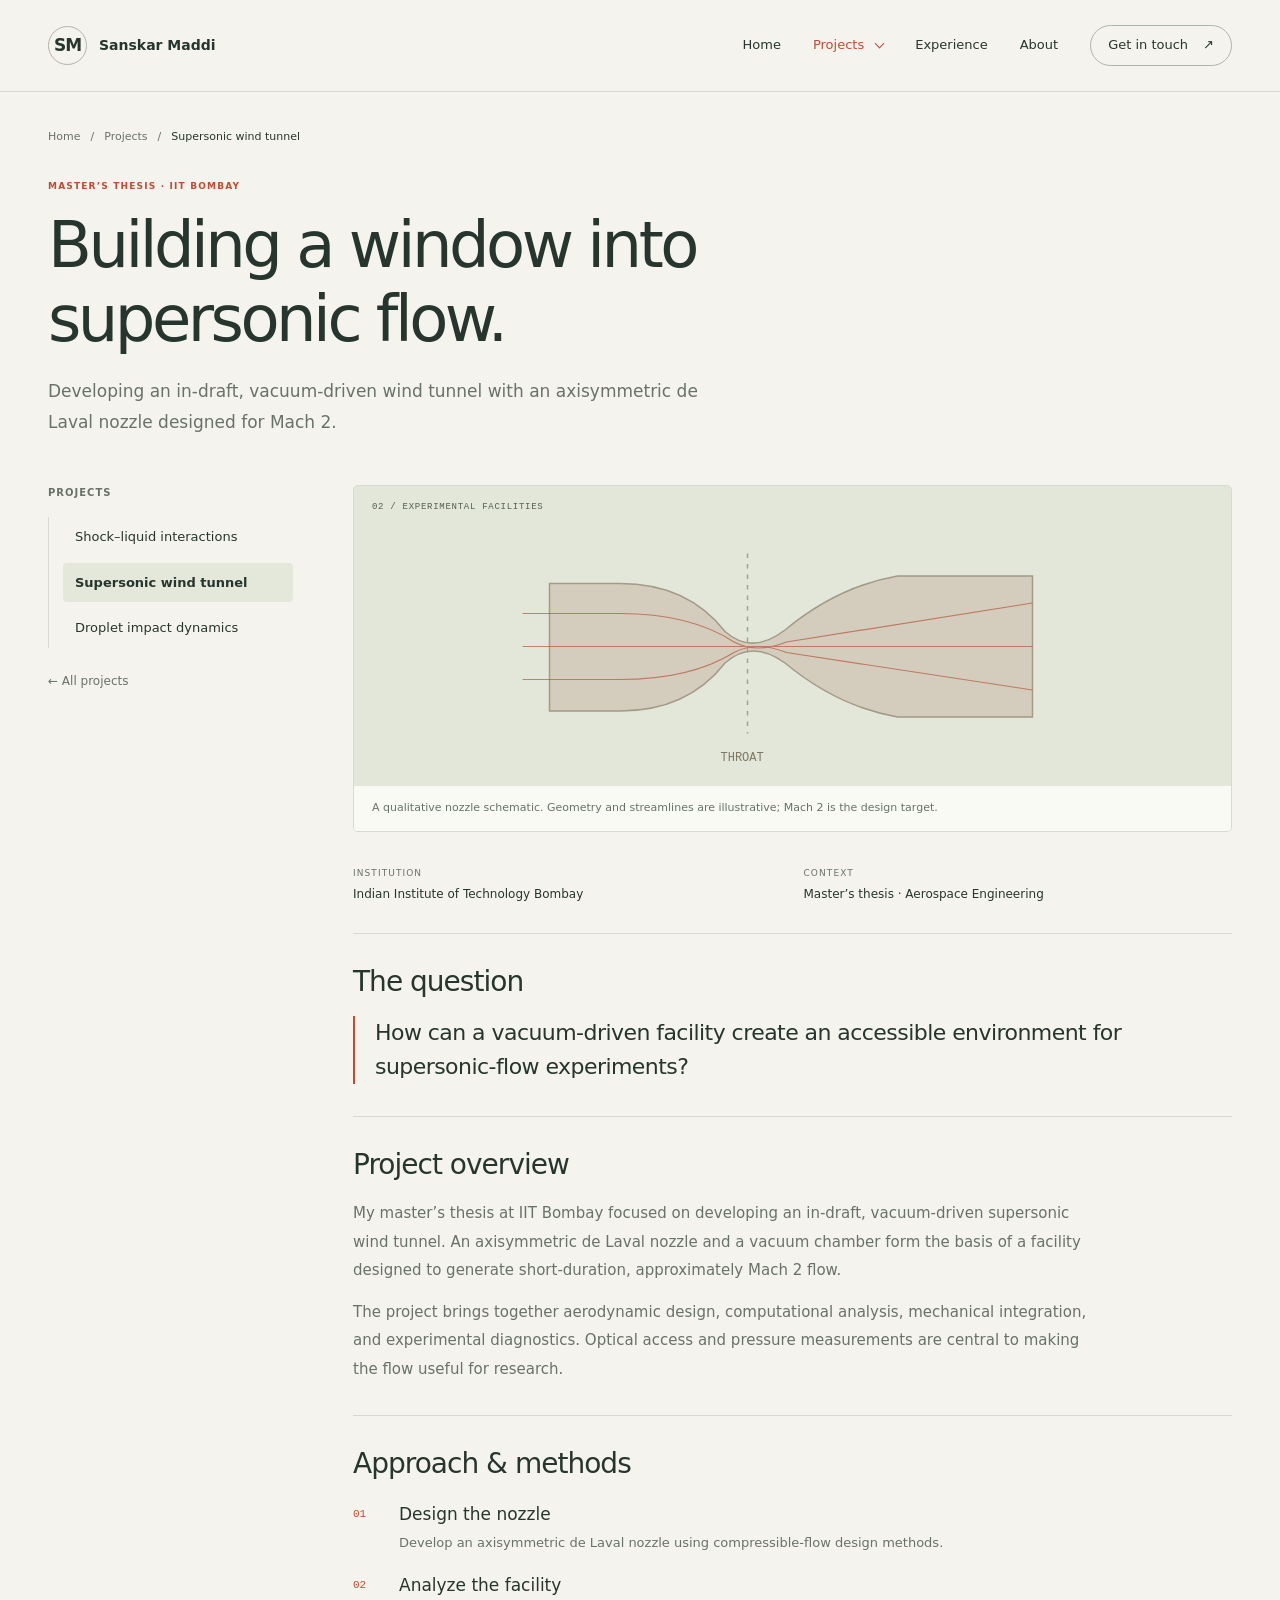
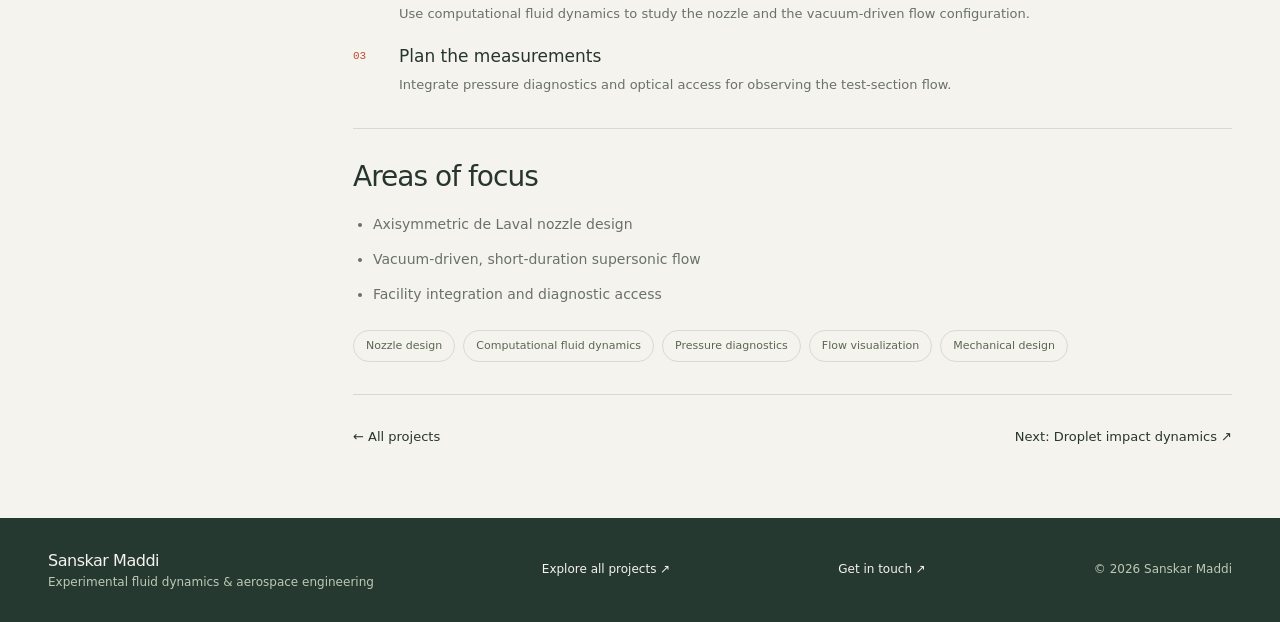
<file: projects/supersonic-wind-tunnel.html>
<!DOCTYPE html>
<html lang="en">
<head>
  <meta charset="UTF-8"><meta name="viewport" content="width=device-width, initial-scale=1">
  <title>Supersonic wind tunnel — Sanskar Maddi</title>
  <meta name="description" content="Developing an in-draft, vacuum-driven wind tunnel with an axisymmetric de Laval nozzle designed for Mach 2.">
  <meta name="theme-color" content="#f5f3ed">
  <meta name="author" content="Sanskar Maddi">
  <meta property="og:type" content="website">
  <meta property="og:site_name" content="Sanskar Maddi">
  <meta property="og:title" content="Supersonic wind tunnel — Sanskar Maddi">
  <meta property="og:description" content="Developing an in-draft, vacuum-driven wind tunnel with an axisymmetric de Laval nozzle designed for Mach 2.">
  <link rel="icon" type="image/svg+xml" href="../assets/favicon.svg">
  
<link rel="stylesheet" href="../assets/styles.css?v=20261028-theme">
</head>
<body id="top"><a class="skip" href="#main">Skip to content</a>
<header>
<div class="wrap header-inner"><a class="brand" href="../index.html" aria-label="Sanskar Maddi, home"><span class="monogram">SM</span>Sanskar Maddi</a><button type="button" class="menu" aria-expanded="false" aria-controls="navigation">Menu +</button>
<nav class="nav" id="navigation" aria-label="Main navigation"><a href="../index.html">Home</a>
<details class="project-menu">
<summary class="current">Projects</summary>
<div class="project-dropdown"><a href="../projects.html">All projects</a><a href="../projects/shock-liquid-interactions.html">Shock–liquid interactions</a><a href="../projects/supersonic-wind-tunnel.html" aria-current="page">Supersonic wind tunnel</a><a href="../projects/droplet-impact.html">Droplet impact dynamics</a>
</div>
</details><a href="../index.html#experience">Experience</a><a href="../index.html#about">About</a><a href="../index.html#contact" class="contact-link">Get in touch <span aria-hidden="true">↗</span></a>
</nav>
</div>
</header>
<main id="main">
<div class="wrap">
<section class="page-heading">
<nav class="breadcrumbs" aria-label="Breadcrumb"><a href="../index.html">Home</a><span aria-hidden="true">/</span><a href="../projects.html">Projects</a><span aria-hidden="true">/</span><span aria-current="page">Supersonic wind tunnel</span>
</nav><span class="card-kicker">Master’s thesis · IIT Bombay</span>
<h1>Building a window into supersonic flow.</h1>
<p class="lead">Developing an in-draft, vacuum-driven wind tunnel with an axisymmetric de Laval nozzle designed for Mach 2.</p>
</section>
<div class="project-layout">
<aside class="project-sidebar" aria-label="Project navigation">
<p class="sidebar-label">Projects</p>
<nav class="sidebar-links" aria-label="Research projects"><a href="shock-liquid-interactions.html">Shock–liquid interactions</a><a href="supersonic-wind-tunnel.html" aria-current="page">Supersonic wind tunnel</a><a href="droplet-impact.html">Droplet impact dynamics</a>
</nav><a class="sidebar-back" href="../projects.html">← All projects</a>
</aside>
<article class="project-article">
<figure class="project-banner">
<div class="research-visual"><span class="visual-label">02 / EXPERIMENTAL FACILITIES</span>
<svg viewBox="0 0 360 200" aria-hidden="true"><path d="M18 65H65Q110 65 135 97Q153 113 175 96Q210 67 250 60H340V154H250Q210 147 175 118Q153 102 135 118Q110 150 65 150H18Z" fill="#d4cdbd" stroke="#a39b87" stroke-width="1"/><g fill="none" stroke="#b5573b" stroke-width=".8" opacity=".7"><path d="M0 85H65Q112 85 141 104Q156 112 176 104L340 78"/><path d="M0 107H340"/><path d="M0 129H65Q112 129 141 111Q156 103 176 111L340 136"/></g><path d="M150 45V165" stroke="#a8a08d" stroke-dasharray="3 4"/><text x="132" y="183" fill="#807762" font-family="monospace" font-size="8">THROAT</text>
</svg>
</div>
<figcaption>A qualitative nozzle schematic. Geometry and streamlines are illustrative; Mach 2 is the design target.</figcaption>
</figure>
<div class="project-meta">
<div><small>Institution</small>
<p>Indian Institute of Technology Bombay</p>
</div>
<div><small>Context</small>
<p>Master’s thesis · Aerospace Engineering</p>
</div>
</div>
<section aria-labelledby="question">
<h2 id="question">The question</h2>
<blockquote class="project-question">How can a vacuum-driven facility create an accessible environment for supersonic-flow experiments?</blockquote>
</section>
<section aria-labelledby="overview">
<h2 id="overview">Project overview</h2>
<p>My master’s thesis at IIT Bombay focused on developing an in-draft, vacuum-driven supersonic wind tunnel. An axisymmetric de Laval nozzle and a vacuum chamber form the basis of a facility designed to generate short-duration, approximately Mach 2 flow.</p>
<p>The project brings together aerodynamic design, computational analysis, mechanical integration, and experimental diagnostics. Optical access and pressure measurements are central to making the flow useful for research.</p>
</section>
<section aria-labelledby="approach">
<h2 id="approach">Approach &amp; methods</h2>
<div class="approach-grid">
<div class="approach-item"><span>01</span>
<div>
<h3>Design the nozzle</h3>
<p>Develop an axisymmetric de Laval nozzle using compressible-flow design methods.</p>
</div>
</div>
<div class="approach-item"><span>02</span>
<div>
<h3>Analyze the facility</h3>
<p>Use computational fluid dynamics to study the nozzle and the vacuum-driven flow configuration.</p>
</div>
</div>
<div class="approach-item"><span>03</span>
<div>
<h3>Plan the measurements</h3>
<p>Integrate pressure diagnostics and optical access for observing the test-section flow.</p>
</div>
</div>
</div>
</section>
<section aria-labelledby="focus">
<h2 id="focus">Areas of focus</h2>
<ul class="focus-list">
<li>Axisymmetric de Laval nozzle design</li>
<li>Vacuum-driven, short-duration supersonic flow</li>
<li>Facility integration and diagnostic access</li>
</ul>
<div class="project-tools" aria-label="Methods and tools"><span class="tag">Nozzle design</span><span class="tag">Computational fluid dynamics</span><span class="tag">Pressure diagnostics</span><span class="tag">Flow visualization</span><span class="tag">Mechanical design</span>
</div>
</section>
<nav class="project-next" aria-label="More projects"><a href="../projects.html">← All projects</a><a href="droplet-impact.html">Next: Droplet impact dynamics ↗</a>
</nav>
</article>
</div>
</div>
</main>
<footer class="site-footer">
<div class="wrap">
<div><span class="footer-brand">Sanskar Maddi</span>
<p>Experimental fluid dynamics &amp; aerospace engineering</p>
</div><a href="../projects.html">Explore all projects ↗</a><a href="../index.html#contact">Get in touch ↗</a>
<p>© <span id="year">2026</span> Sanskar Maddi</p>
</div>
</footer>
<script src="../assets/app.js" defer>
</script>
</body>
</html>
</file>
<file: assets/styles.css>
:root{--paper:#f5f3ed;--ink:#27352f;--muted:#69716b;--line:#d7dad0;--accent:#bd4d32;--sage:#e9ece2;--dark:#263930;--white:#fffef9;--max:1320px}
*{box-sizing:border-box}
html{scroll-behavior:smooth;scroll-padding-top:92px}
body{margin:0;background:var(--paper);color:var(--ink);font-family:'Segoe UI', system-ui, -apple-system, BlinkMacSystemFont, sans-serif;font-size:16px;line-height:1.6}
::selection{background:#d5ddc8}
a{color:inherit;text-decoration:none}
button{font:inherit;color:inherit}
a,button{-webkit-tap-highlight-color:transparent}
button,a:focus-visible,summary:focus-visible{outline-offset:6px}
a:focus-visible,button:focus-visible,summary:focus-visible{outline:2px solid var(--accent)}
button{cursor:pointer}
svg{display:block}
h1,h2,h3,p{margin:0}
h1,h2,h3{font-family:'Segoe UI', system-ui, -apple-system, BlinkMacSystemFont, sans-serif;line-height:1.15;font-weight:500}
p{color:var(--muted)}
.wrap{max-width:var(--max);margin:auto;padding:0 48px}
.eyebrow{font-size:11px;font-weight:650;letter-spacing:.16em;text-transform:uppercase;line-height:1.5}
.arrow{display:inline-block;font-size:21px;line-height:1}
.skip{position:fixed;left:20px;top:-80px;background:var(--white);padding:12px;z-index:100}
.skip:focus{top:12px}
header{height:92px;border-bottom:1px solid var(--line);position:relative;z-index:20}
.header-inner{display:flex;justify-content:space-between;align-items:center;height:100%}
.brand{display:flex;align-items:center;gap:12px;font-weight:600;font-size:14px}
.monogram{font-family:'Segoe UI', system-ui, -apple-system, BlinkMacSystemFont, sans-serif;font-weight:800;font-size:17px;letter-spacing:-1px;border:1px solid #afb7ab;width:39px;height:39px;display:grid;place-items:center;border-radius:50%}
.nav{display:flex;align-items:center;gap:32px;font-size:13px}
.nav a{transition:color .2s}
.nav a:hover{color:var(--accent)}
.nav .contact-link{border:1px solid #adb5a9;padding:9px 17px;border-radius:100px;display:flex;gap:15px;align-items:center}
.menu{display:none;background:none;border:1px solid var(--line);border-radius:20px;padding:6px 14px}
.hero{padding-top:46px}
.hero-top{display:flex;align-items:center;justify-content:space-between;margin-bottom:38px}
.status{display:flex;align-items:center;gap:9px;color:var(--muted);font-size:12px}
.dot{width:6px;height:6px;border-radius:50%;background:var(--accent);display:inline-block}
.hero-grid{display:grid;grid-template-columns:1fr 1fr;gap:40px;align-items:center}
.hero h1{font-size:clamp(70px,7.6vw,106px);font-weight:500;letter-spacing:-.075em;line-height:.99;margin:0 0 24px -5px}
.hero h1 span{color:var(--accent)}
.hero-subtitle{font-size:19px;color:var(--ink);line-height:1.5;max-width:420px;letter-spacing:-.02em;margin-bottom:15px}
.hero-copy{font-size:14px;max-width:390px;line-height:1.8}
.hero-actions{display:flex;gap:24px;align-items:center;margin-top:28px}
.button{display:inline-flex;align-items:center;justify-content:center;gap:27px;background:var(--ink);color:var(--paper);padding:13px 22px;border:1px solid var(--ink);font-size:13px;border-radius:4px;transition:background .2s,transform .2s}
.button:hover{background:#435447;transform:translateY(-2px)}
.text-link{display:inline-flex;align-items:center;gap:13px;font-size:13px;border-bottom:1px solid #9ea896;padding:9px 0}
.text-link:hover{color:var(--accent)}
.flow-art{background:#273c33;min-height:418px;border-radius:5px;position:relative;overflow:hidden;color:#e4e6d8;isolation:isolate}
.flow-art:before{content:'';position:absolute;inset:0;background:radial-gradient(ellipse at 63% 52%,#72826b50,transparent 60%);z-index:-1}
.art-top{position:absolute;left:22px;right:22px;top:20px;display:flex;justify-content:space-between;font:9px monospace;letter-spacing:.07em;color:#c2cbbe}
.art-top i{width:5px;height:5px;background:#bbd2a5;border-radius:50%;display:inline-block;margin-right:6px}
.flow-art svg{position:absolute;inset:0;width:100%;height:100%}
.art-bottom{position:absolute;bottom:17px;left:22px;right:22px;display:flex;justify-content:space-between;font:9px monospace;letter-spacing:.04em;color:#c1cdbd}
.flow-line{animation:drift 9s linear infinite}
.flow-line:nth-child(2n){animation-delay:-4s}
@keyframes drift{to{stroke-dashoffset:-180}}
.hero-foot{margin-top:46px;padding:20px 0 24px;border-top:1px solid var(--line);display:grid;grid-template-columns:1.1fr 1.2fr 1fr;gap:28px}
.hero-foot>div{display:flex;flex-direction:column;gap:5px}
.hero-foot small{font-size:9px;text-transform:uppercase;letter-spacing:.14em;color:var(--muted)}
.hero-foot span{font-size:13px}
.hero-foot>div:last-child{text-align:right}
.section{padding:88px 0;border-top:1px solid var(--line)}
.section-top{display:grid;grid-template-columns:1fr 2fr;gap:40px;margin-bottom:40px}
.section-label{display:flex;align-items:start;gap:14px;color:var(--muted);padding-top:6px}
.section-label .n{font:11px monospace;color:var(--accent)}
.section h2{font-size:clamp(30px,3.3vw,46px);letter-spacing:-.045em;font-weight:500}
.section-intro{margin-top:20px;font-size:15px;max-width:580px}
.research{background:var(--sage)}
.research-grid{display:grid;grid-template-columns:1.2fr 1fr 1fr;gap:18px}
.research-card{border:1px solid #cdd3c5;border-radius:5px;overflow:hidden;background:#f9faf4;display:flex;flex-direction:column}
.research-visual{height:200px;background:#e2e7d9;position:relative;overflow:hidden}
.research-visual svg{width:100%;height:100%}
.research-visual .visual-label{position:absolute;top:16px;left:18px;font:9px monospace;letter-spacing:.08em;color:#53614e}
.research-card:nth-child(2) .research-visual{background:#e9e5da}
.research-card:nth-child(3) .research-visual{background:#e0e5de}
.card-body{padding:25px 24px;flex:1;display:flex;flex-direction:column;align-items:flex-start}
.card-kicker{font-size:9px;color:var(--accent);letter-spacing:.13em;font-weight:650;text-transform:uppercase;margin-bottom:13px}
.card-body h3{font-size:23px;letter-spacing:-.045em;margin-bottom:15px;max-width:270px}
.card-body>p{font-size:13px;line-height:1.75}
.tags{display:flex;gap:6px;flex-wrap:wrap;margin-top:20px}
.tag{font-size:9px;border:1px solid #d7dbd0;border-radius:30px;padding:4px 9px;color:#596752}
.research-note{font:10px monospace;color:var(--muted);margin-top:18px}
.experience-grid{display:grid;grid-template-columns:1fr 2fr;gap:40px}
.side-note{max-width:235px;font-size:14px;line-height:1.8}
.experience-row{display:grid;grid-template-columns:90px 1fr;gap:24px;padding:27px 0;border-top:1px solid var(--line)}
.experience-row:first-child{padding-top:0;border-top:0}
.experience-period{font:10px monospace;color:var(--accent);padding-top:5px}
.experience-row h3{font-size:20px;letter-spacing:-.025em;margin-bottom:5px}
.experience-role{font-size:12px;color:var(--ink);margin-bottom:12px}
.experience-row p:last-child{font-size:13px;line-height:1.8;max-width:560px}
.about-grid{display:grid;grid-template-columns:1fr 2fr;gap:40px}
.about-copy{font-size:20px;letter-spacing:-.025em;line-height:1.65;color:var(--ink);max-width:690px}
.about-copy em{font-style:normal;color:var(--accent)}
.education{margin-top:35px;padding:22px 24px;border:1px solid var(--line);border-radius:4px;display:flex;justify-content:space-between;align-items:center;gap:18px}
.education strong{font-size:15px;font-weight:550}
.education p{font-size:12px;margin-top:4px}
.education>span{font:11px monospace;color:var(--accent);white-space:nowrap}
.toolkit{display:grid;grid-template-columns:repeat(3,1fr);gap:25px;margin-top:40px}
.toolkit h3{font-size:11px;font-family:'Segoe UI', system-ui, -apple-system, BlinkMacSystemFont, sans-serif;font-weight:600;letter-spacing:.06em;text-transform:uppercase;margin-bottom:15px}
.toolkit p{font-size:12px;line-height:2}
.contact{background:var(--dark);color:var(--paper);padding:62px 0 34px;border-top:0}
.contact .section-label{color:#bac4b5}
.contact .n{color:#dc9474}
.contact-grid{display:grid;grid-template-columns:1fr 2fr;gap:40px}
.contact h2{font-size:clamp(35px,4.5vw,60px);letter-spacing:-.055em;font-weight:400;max-width:650px}
.contact p{color:#b9c5b5;font-size:14px;margin-top:22px;max-width:460px}
.email{font-size:clamp(18px,2.3vw,28px);letter-spacing:-.035em;display:flex;align-items:center;gap:28px;margin-top:30px;max-width:max-content;border-bottom:1px solid #667961;padding-bottom:10px}
.email:hover{color:#dfab88}
.contact-actions{display:flex;gap:24px;align-items:center;flex-wrap:wrap}
.copy{border:0;background:none;color:#bfccb9;display:flex;gap:8px;align-items:center;font-size:11px;padding:9px 0;margin-top:24px}
.copy:hover{color:white}
.copy-status{font-size:11px;min-height:20px;color:#d8b49a}
.footer{display:flex;justify-content:space-between;border-top:1px solid #52634d;margin-top:60px;padding-top:20px;color:#b6c1b1;font-size:10px}
.footer a:hover{color:var(--white)}
@media(min-width:1450px){.hero h1{font-size:112px}
.flow-art{min-height:444px}}
@media(max-width:1000px){.wrap{padding:0 30px}
.hero h1{font-size:80px}
.hero-grid{gap:25px}
.flow-art{min-height:420px}
.research-grid{gap:12px}
.card-body{padding:21px 18px}
.card-body h3{font-size:20px}
.section-top,.experience-grid,.about-grid,.contact-grid{grid-template-columns:.7fr 2fr;gap:30px}
.nav{gap:22px}
.research-visual{height:170px}}
@media(max-width:760px){.wrap{padding:0 22px}
header{height:76px}
.brand{font-size:13px}
.menu{display:block;font-size:12px}
.nav{display:none;position:absolute;top:75px;left:0;right:0;padding:22px;background:var(--paper);border-bottom:1px solid var(--line);box-shadow:0 10px 15px #27352f0b;align-items:stretch;gap:0}
.nav.open{display:flex;flex-direction:column}
.nav a{padding:12px 0}
.nav .contact-link{justify-content:space-between;margin-top:10px;padding:10px 14px}
.hero{padding-top:30px}
.hero-top{margin-bottom:30px}
.hero-top>.eyebrow{font-size:9px;max-width:150px}
.status{font-size:10px}
.hero-grid{grid-template-columns:1fr;gap:32px}
.hero h1{font-size:88px;line-height:1;letter-spacing:-.075em;margin-bottom:23px}
.hero h1 br{display:none}
.hero h1 span{display:block}
.hero-subtitle{font-size:19px}
.hero-copy{max-width:510px}
.hero-actions{margin-top:23px}
.flow-art{min-height:340px}
.hero-foot{margin-top:28px;grid-template-columns:1fr 1fr;gap:21px}
.hero-foot>div:last-child{text-align:left;grid-column:1/-1}
.hero-foot span{font-size:12px}
.section{padding:55px 0}
.section-top,.experience-grid,.about-grid,.contact-grid{grid-template-columns:1fr;gap:24px}
.section-top{margin-bottom:28px}
.section-label{padding-top:0}
.section h2{font-size:35px}
.section-intro{font-size:14px;margin-top:17px}
.research-grid{grid-template-columns:1fr;gap:20px}
.research-visual{height:200px}
.card-body{padding:25px}
.card-body h3{font-size:25px;max-width:none}
.card-body>p{font-size:14px}
.side-note{max-width:100%;margin-bottom:6px}
.experience-row{grid-template-columns:70px 1fr;gap:16px;padding:25px 0}
.experience-row h3{font-size:20px}
.experience-period{font-size:9px}
.experience-row p:last-child{font-size:13px}
.about-copy{font-size:19px}
.education{padding:20px;align-items:start}
.education strong{font-size:14px}
.education p{font-size:11px}
.toolkit{grid-template-columns:1fr 1fr;gap:25px}
.contact{padding:46px 0 25px}
.contact h2{font-size:43px}
.contact p{margin-top:16px}
.contact .section-label{margin-bottom:4px}
.email{font-size:23px;gap:20px}
.footer{margin-top:38px;gap:20px}
.art-top,.art-bottom{font-size:8px}
.hero-foot small{font-size:9px}}
@media(prefers-reduced-motion:reduce){html{scroll-behavior:auto}
.flow-line{animation:none}
.button{transition:none}}
@media print{header,.hero-actions,.flow-art,.research-visual,.copy,.footer a{display:none}
.wrap{padding:0 16px}
.section,.contact{padding:25px 0;background:white;color:#222}
.hero h1{font-size:60px}
.hero-grid{display:block}
.research-grid{display:block}
.research-card{break-inside:avoid;margin:15px 0}
.contact p,.contact .section-label,.contact .email{color:#222}
.section-top,.about-grid,.experience-grid,.contact-grid{grid-template-columns:1fr}
.toolkit{margin-top:20px}
body{background:white}}
@media(max-width:760px){.hero h1{font-size:clamp(64px,12vw,88px)}
.hero-actions{flex-wrap:wrap;gap:12px 24px}
.email{font-size:clamp(16px,4.7vw,23px);gap:16px}
.footer{flex-wrap:wrap;gap:14px 20px}}
header{position:sticky;top:0;background:var(--paper)}
.nav .current,.nav a[aria-current=page]{color:var(--accent)}
.project-menu{position:relative}
.project-menu summary{cursor:pointer;list-style:none;display:flex;align-items:center;gap:8px;padding:12px 0}
.project-menu summary::-webkit-details-marker{display:none}
.project-menu summary:after{content:'';width:6px;height:6px;border-right:1px solid;border-bottom:1px solid;transform:rotate(45deg);margin-left:4px;margin-top:-3px}
.project-menu[open] summary:after{transform:rotate(225deg);margin-top:4px}
.project-dropdown{position:absolute;top:100%;left:-22px;min-width:288px;background:var(--white);border:1px solid var(--line);box-shadow:0 12px 30px #27352f13;border-radius:6px;padding:10px;display:grid;gap:2px}
.project-dropdown a{display:block;font-size:12px;line-height:1.5;padding:10px 12px;border-radius:3px}
.project-dropdown a:hover,.project-dropdown a[aria-current=page]{background:var(--sage)}
.project-dropdown a:first-child{border-bottom:1px solid var(--line);border-radius:0;padding-bottom:14px;margin-bottom:4px;font-weight:600}
.project-link{font-size:12px;display:flex;align-items:center;justify-content:space-between;border-top:1px solid var(--line);padding-top:16px;margin-top:auto;width:100%}
.project-link:hover,.card-body h3 a:hover{color:var(--accent)}
.card-body .tags{margin-bottom:25px}
.visual-link{display:block}
.visual-link .research-visual{transition:filter .2s}
.visual-link:hover .research-visual{filter:brightness(.96)}
.breadcrumbs{display:flex;flex-wrap:wrap;gap:10px;font-size:11px;color:var(--muted);margin-bottom:33px}
.breadcrumbs a:hover{color:var(--accent)}
.breadcrumbs span[aria-current]{color:var(--ink)}
.page-heading{padding:36px 0 48px}
.page-heading h1{font-size:clamp(42px,5vw,66px);letter-spacing:-.055em;font-weight:500;max-width:820px}
.page-heading .lead{font-size:17px;line-height:1.8;max-width:670px;margin-top:20px}
.page-heading .card-kicker{display:block;margin-bottom:16px}
.projects-index{padding-bottom:75px}
.index-header{display:flex;justify-content:space-between;align-items:center;margin-bottom:22px}
.index-header p{font-size:12px}
.project-layout{display:grid;grid-template-columns:245px minmax(0,1fr);gap:60px;padding-bottom:70px}
.project-sidebar{align-self:start;position:sticky;top:124px}
.sidebar-label{color:var(--muted);font-size:10px;font-weight:600;letter-spacing:.1em;text-transform:uppercase;margin-bottom:16px}
.sidebar-links{display:grid;gap:6px;border-left:1px solid var(--line);padding-left:14px}
.sidebar-links a{font-size:13px;line-height:1.5;padding:10px 12px;border-radius:4px}
.sidebar-links a:hover{background:var(--sage)}
.sidebar-links a[aria-current=page]{background:#e3e8da;color:var(--ink);font-weight:600}
.sidebar-back{display:inline-block;margin-top:24px;font-size:12px;color:var(--muted)}
.sidebar-back:hover{color:var(--accent)}
.project-banner{border:1px solid var(--line);border-radius:5px;overflow:hidden;margin:0 0 34px;background:var(--sage)}
.project-banner .research-visual{height:300px}
.project-banner svg{width:100%;height:100%}
.project-banner figcaption{font-size:11px;line-height:1.7;padding:13px 18px;color:var(--muted);background:#f9faf4}
.project-meta{display:grid;grid-template-columns:1fr 1fr;gap:22px;padding-bottom:28px;border-bottom:1px solid var(--line)}
.project-meta small{display:block;font-size:9px;text-transform:uppercase;letter-spacing:.12em;color:var(--muted);margin-bottom:5px}
.project-meta p{font-size:12px;color:var(--ink)}
.project-article section{padding:32px 0;border-bottom:1px solid var(--line)}
.project-article h2{font-size:28px;letter-spacing:-.035em;margin-bottom:18px}
.project-article section>p{font-size:15px;line-height:1.9;margin-top:13px;max-width:740px}
.project-question{font-size:22px;line-height:1.55;letter-spacing:-.025em;color:var(--ink);border-left:2px solid var(--accent);padding-left:20px;margin:0}
.approach-grid{display:grid;gap:22px;margin-top:25px}
.approach-item{display:grid;grid-template-columns:30px 1fr;gap:16px}
.approach-item>span{font:11px monospace;color:var(--accent);padding-top:3px}
.approach-item h3{font-size:17px;margin-bottom:6px}
.approach-item p{font-size:13px;line-height:1.8}
.focus-list{padding-left:20px;color:var(--muted);font-size:14px;line-height:1.9}
.focus-list li{margin-bottom:8px}
.project-tools{display:flex;flex-wrap:wrap;gap:8px;margin-top:23px}
.project-tools .tag{font-size:11px;padding:6px 12px}
.project-next{display:flex;justify-content:space-between;align-items:center;gap:20px;margin-top:32px;font-size:13px}
.project-next a:hover{color:var(--accent)}
.site-footer{background:var(--dark);color:var(--paper);padding:30px 0}
.site-footer .wrap{display:flex;justify-content:space-between;align-items:center;gap:22px;flex-wrap:wrap}
.site-footer p{font-size:12px;color:#bdc9b7}
.site-footer a{font-size:12px}
.site-footer a:hover{color:#e4ad8d}
.footer-brand{font-family:'Segoe UI', system-ui, -apple-system, BlinkMacSystemFont, sans-serif;font-size:16px;letter-spacing:-.03em}
.overview-link{margin-top:28px;display:flex;justify-content:center}
@media(max-width:1000px){.project-layout{grid-template-columns:210px minmax(0,1fr);gap:32px}
.nav{gap:23px}
.project-dropdown{left:auto;right:0}}
@media(max-width:760px){.project-menu{width:100%}
.project-menu summary{padding:12px 0}
.project-dropdown{position:static;box-shadow:none;min-width:0;padding:6px;border:0;border-left:1px solid var(--line);border-radius:0;background:transparent}
.nav .project-dropdown a{padding:10px 14px}
.page-heading{padding:25px 0 32px}
.page-heading h1{font-size:42px}
.page-heading .lead{font-size:15px}
.breadcrumbs{font-size:10px;margin-bottom:26px}
.project-layout{grid-template-columns:1fr;gap:28px}
.project-sidebar{position:static}
.sidebar-links{display:flex;gap:6px;flex-wrap:wrap;padding-left:0;border-left:0}
.sidebar-links a{font-size:11px;padding:8px 10px;border:1px solid var(--line)}
.sidebar-label{margin-bottom:10px}
.sidebar-back{display:none}
.project-banner .research-visual{height:230px}
.project-meta{grid-template-columns:1fr;gap:18px}
.project-question{font-size:20px}
.project-article section{padding:27px 0}
.project-article h2{font-size:25px}
.project-article section>p{font-size:14px}
.project-next{align-items:start;font-size:12px}
.projects-index{padding-bottom:45px}
.index-header{align-items:start;gap:16px}
.site-footer{padding:26px 0}
.site-footer .wrap{gap:14px}}
@media print{.project-sidebar,.project-menu,.project-next,.breadcrumbs,.site-footer{display:none}
.project-layout{display:block}
.page-heading{padding:20px 0}
.page-heading h1{font-size:36px}
.project-article section{break-inside:avoid}
.project-banner .research-visual{display:block;height:180px}}

/* Progressive navigation and finishing details. */
@media (max-width:760px) {
  html:not(.js) header { height:auto; position:relative; }
html:not(.js) .header-inner { flex-wrap:wrap; padding-top:18px; }
html:not(.js) .menu { display:none; }
html:not(.js) .nav { position:static; display:flex; width:100%; flex-direction:column; padding:12px 0; box-shadow:none; border:0; }
.js .menu { display:block; }
.nav.open { max-height:calc(100dvh - 76px); overflow-y:auto; }
}
.copy { display:none; }
.js .copy { display:flex; }
.research-card { transition:box-shadow .2s, border-color .2s; }
.research-card:hover { border-color:#adb9a4; box-shadow:0 8px 28px #27352f0a; }
.project-question { margin:0; }
@media (prefers-reduced-motion:reduce) { *, *::before, *::after { transition:none !important; animation:none !important; } }
@media print { .js .copy, .contact-actions { display:none; }
header { position:static; } }
</file>
